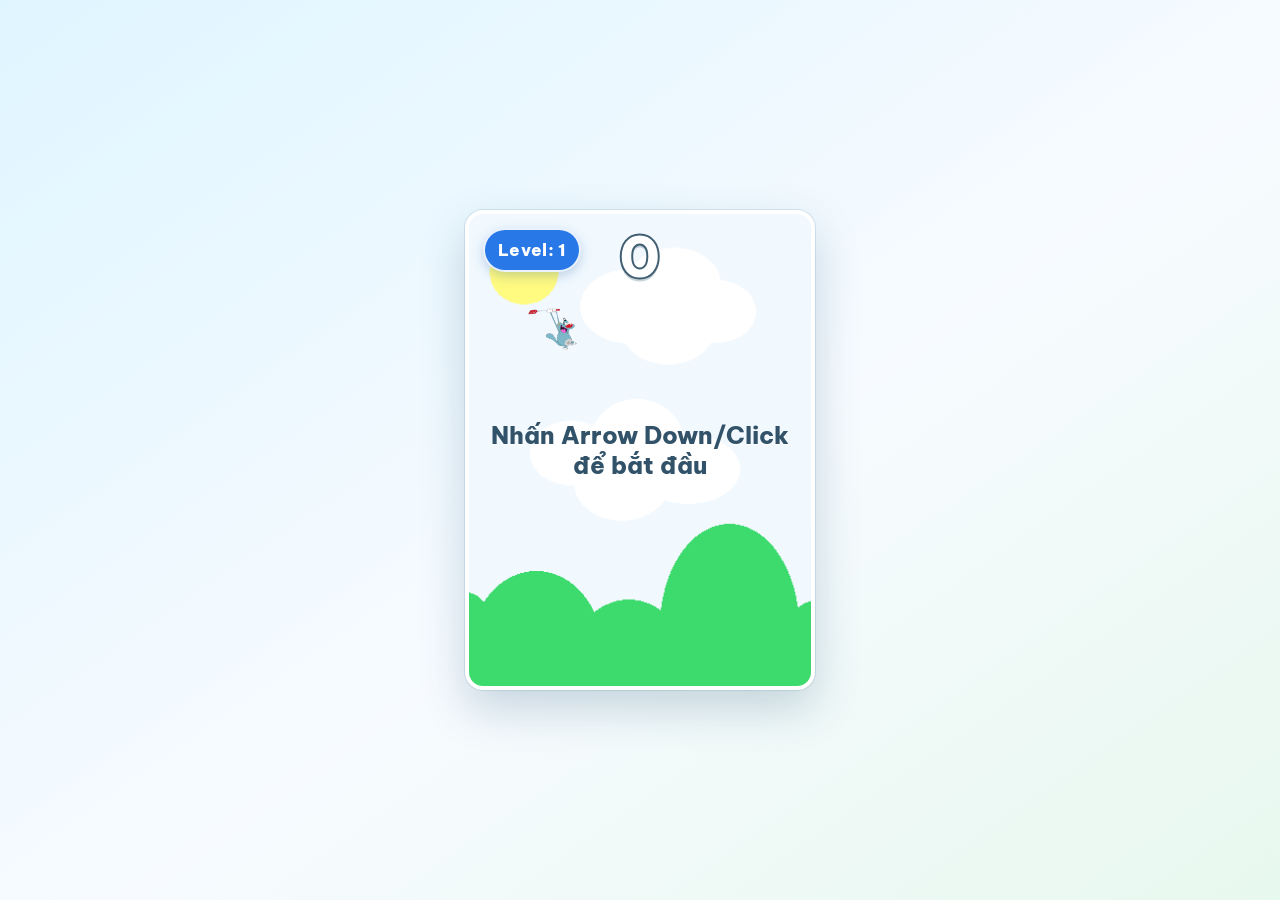
<file: flappybird/index.html>
﻿<!DOCTYPE html>
<html lang="vi">
<head>
    <meta charset="utf-8" />
    <meta name="viewport" content="width=device-width, initial-scale=1" />
    <title>Flappy Bird</title>
    <link rel="preconnect" href="https://fonts.googleapis.com" />
    <link rel="preconnect" href="https://fonts.gstatic.com" crossorigin />
    <link href="https://fonts.googleapis.com/css2?family=Be+Vietnam+Pro:wght@400;500;600;700;800;900&display=swap" rel="stylesheet" />
    <link href="css/style.css" rel="stylesheet" />
</head>
<body>
    <div id="container">
        <div id="bird"></div>
        <div id="pole_1" class="pole"></div>
        <div id="pole_2" class="pole"></div>
        <button id="play_btn" type="button">Nhấn Arrow Down/Click để bắt đầu</button>
        <span id="level">Level: 1</span>
        <span id="score">0</span>
        <div id="level_notice" aria-live="polite"></div>
        <section id="end_panel" aria-live="assertive" aria-labelledby="end_title" hidden>
            <div class="end_card">
                <h1 id="end_title">Game Over</h1>
                <p id="final_score">Điểm: 0</p>
                <p id="high_score">Kỷ lục: 0</p>
                <button id="restart_btn" type="button">Chơi lại</button>
            </div>
        </section>
    </div>
    <script src="js/jquery.min.js"></script>
    <script src="js/script.js"></script>
</body>
</html>
</file>
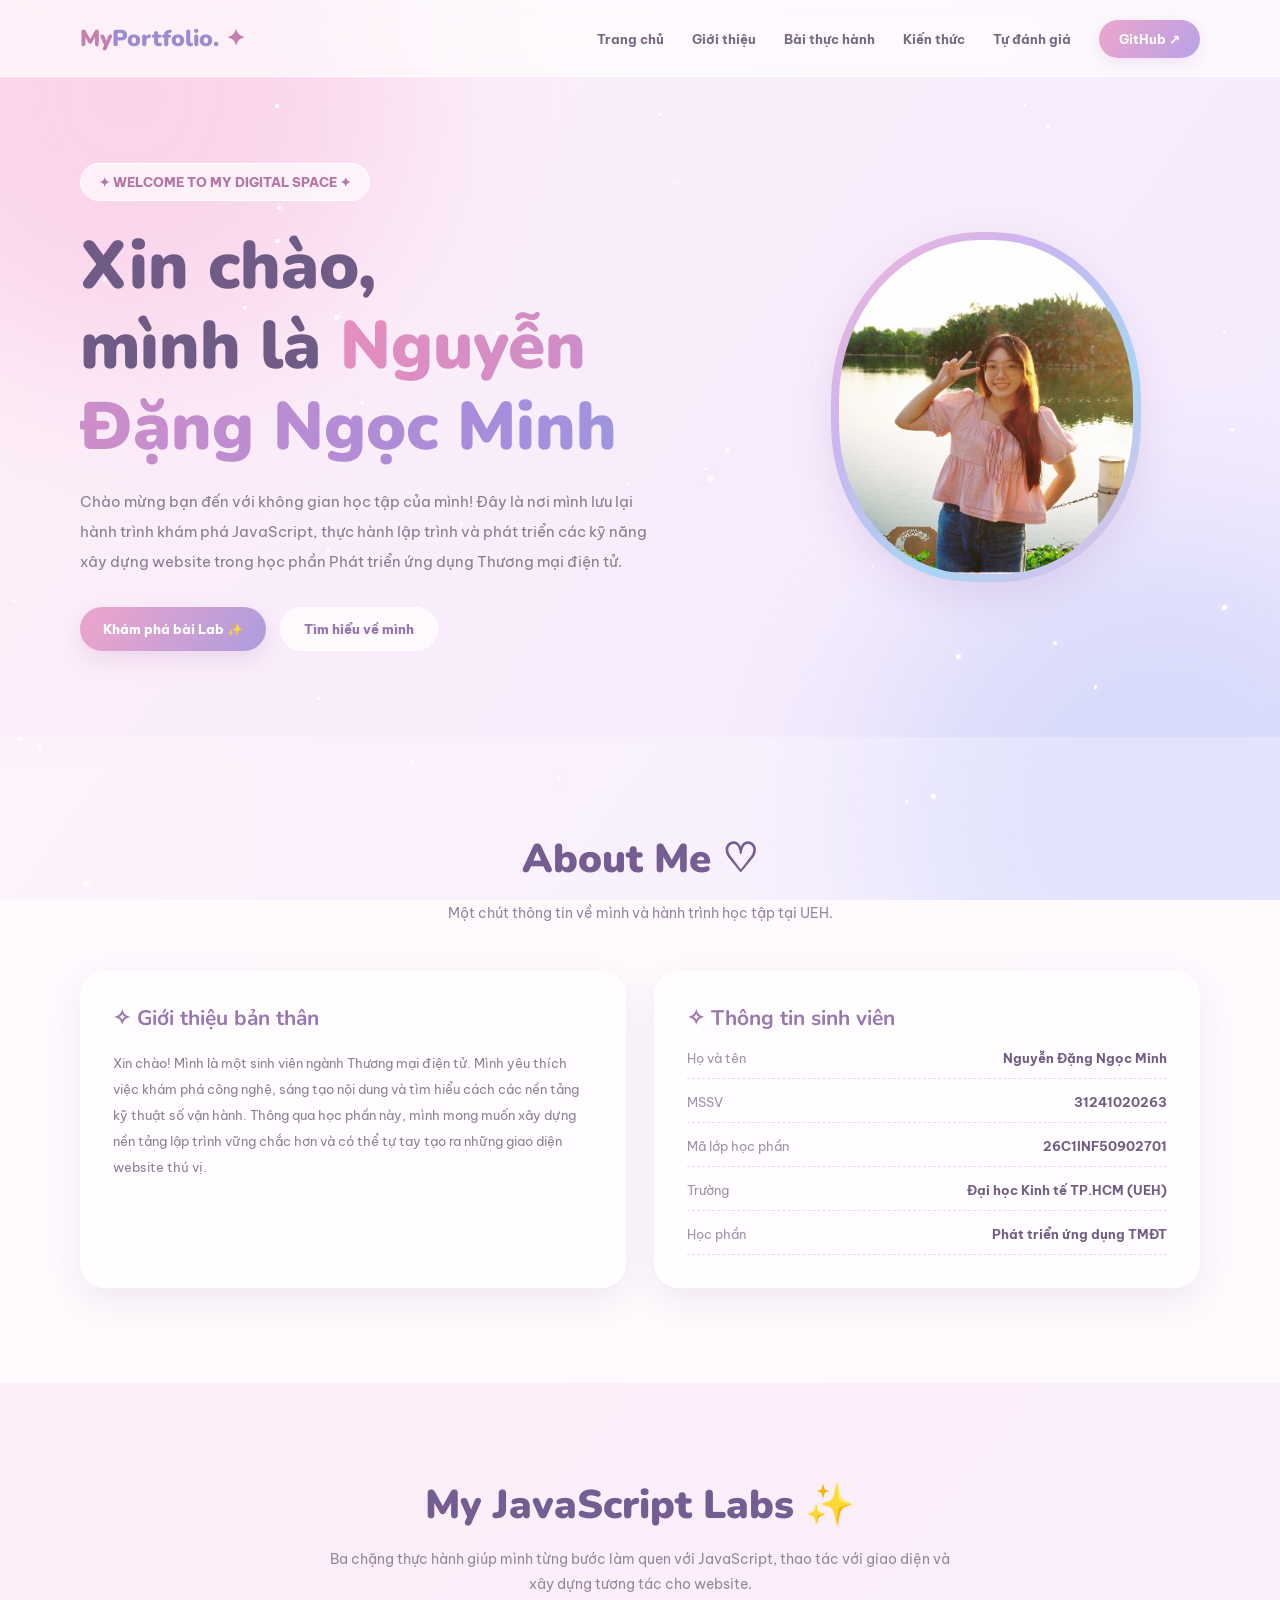
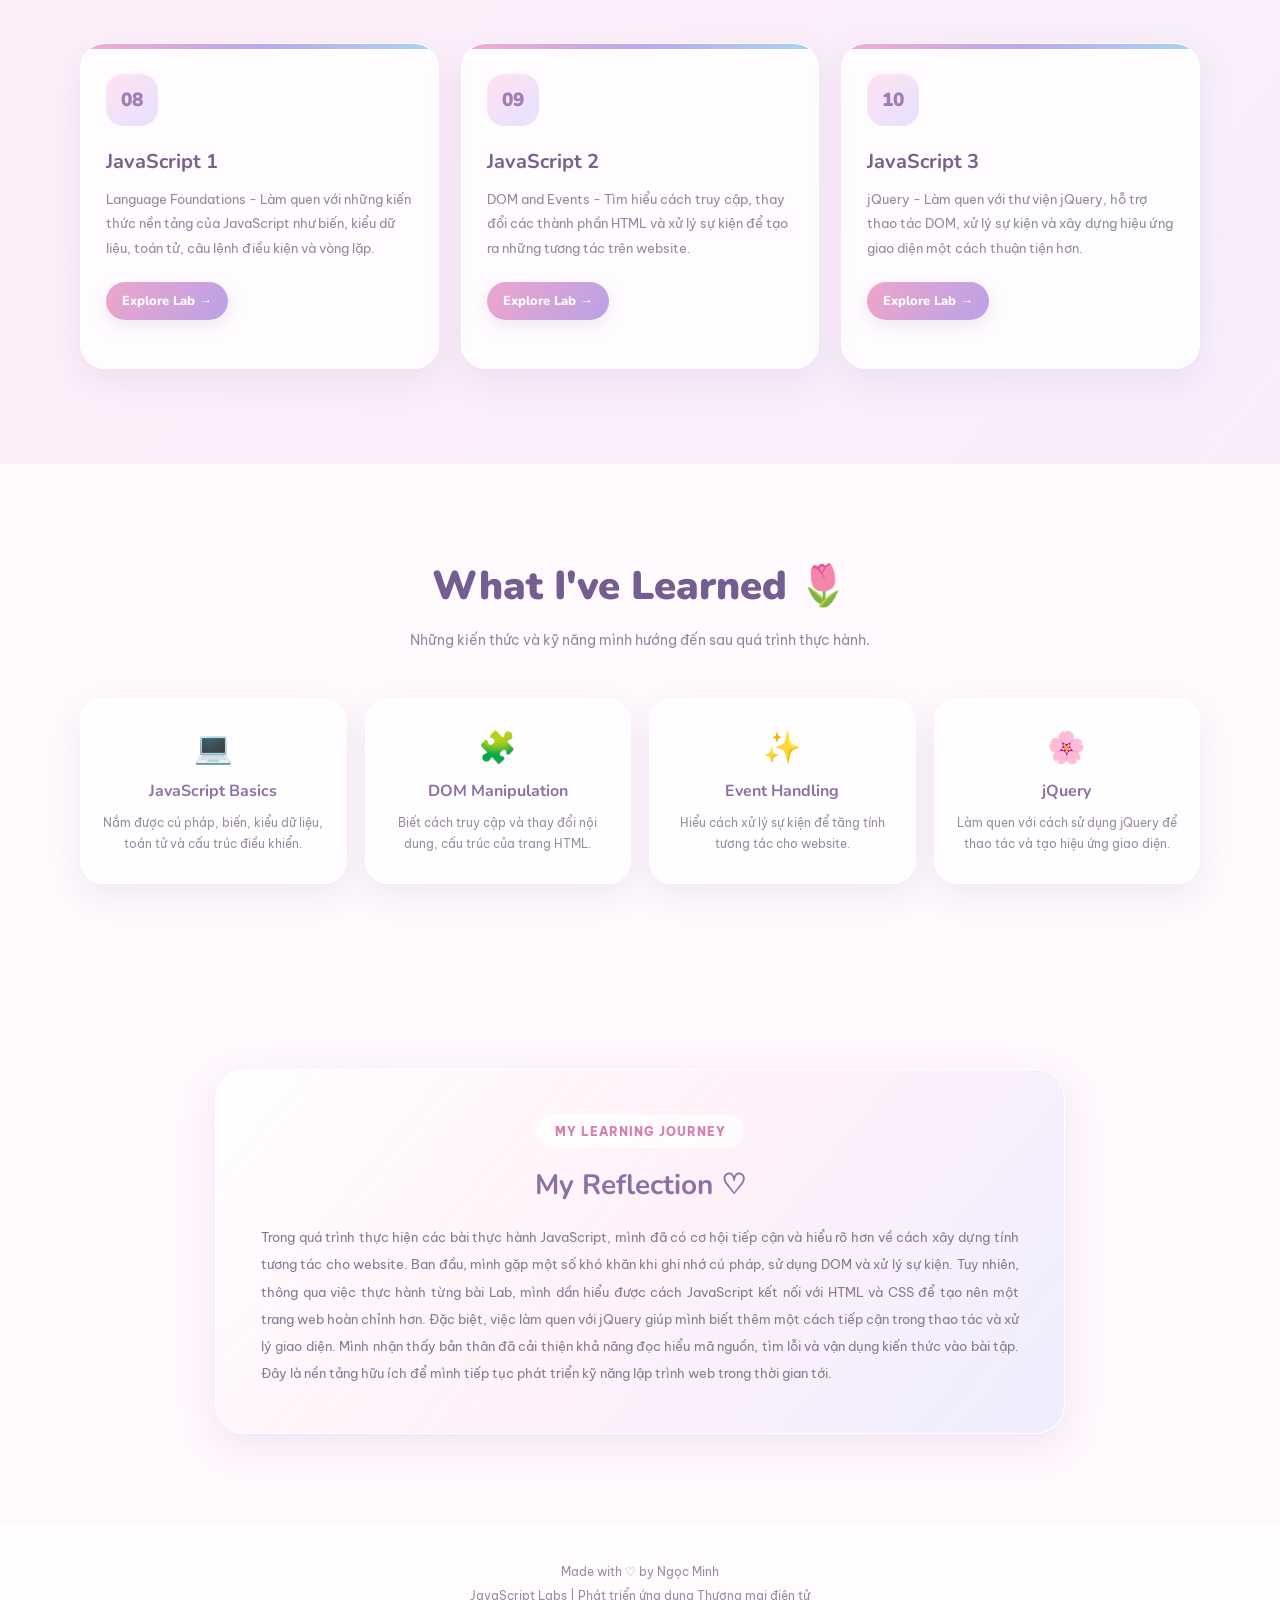
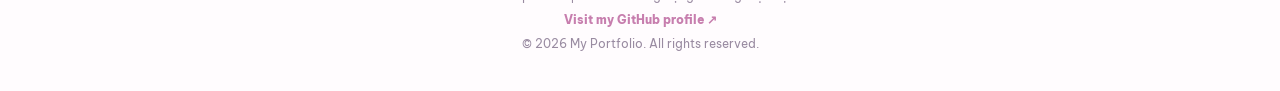
<file: JavaScript-Labs/index.html>
<!DOCTYPE html>
<html lang="vi">

<head>
    <meta charset="UTF-8">
    <meta name="viewport" content="width=device-width, initial-scale=1.0">
    <title>My Portfolio | JavaScript Labs</title>

    <link rel="preconnect" href="https://fonts.googleapis.com">
    <link rel="preconnect" href="https://fonts.gstatic.com" crossorigin>
    <link
        href="https://fonts.googleapis.com/css2?family=Be+Vietnam+Pro:wght@400;500;600;700;800&family=Nunito:wght@400;500;600;700;800;900&display=swap"
        rel="stylesheet">

    <style>
        :root {
            --pink: #f5a9cf;
            --pink-dark: #d77eaf;
            --pink-light: #fff0f8;
            --purple: #c9b4f3;
            --purple-dark: #9e86d5;
            --blue: #b9d9f8;
            --blue-light: #e7f3ff;
            --white: #ffffff;
            --text: #574968;
            --muted: #95869e;
            --border: rgba(255, 255, 255, 0.75);
            --shadow: 0 12px 35px rgba(143, 112, 174, 0.13);
        }

        * {
            margin: 0;
            padding: 0;
            box-sizing: border-box;
        }

        html {
            scroll-behavior: smooth;
            scroll-padding-top: 90px;
        }

        body {
            font-family: 'Be Vietnam Pro', sans-serif;
            color: var(--text);
            background: #fff8fd;
            overflow-x: hidden;
        }

        h1,
        h2,
        h3,
        h4,
        .logo,
        button {
            font-family: 'Nunito', sans-serif;
        }

        a {
            color: inherit;
            text-decoration: none;
        }

        a:hover,
        a:focus {
            text-decoration: none;
        }

        button {
            cursor: pointer;
            border: none;
        }

        .container {
            width: min(1120px, 90%);
            margin: auto;
        }

        .section {
            padding: 95px 0;
            position: relative;
        }

        .section-title {
            text-align: center;
            margin-bottom: 15px;
            font-size: clamp(28px, 4vw, 40px);
            font-weight: 900;
            color: #755c91;
        }

        .section-subtitle {
            text-align: center;
            color: var(--muted);
            font-size: 14px;
            line-height: 1.8;
            max-width: 620px;
            margin: 0 auto 45px;
        }

        .small-tag {
            display: inline-block;
            padding: 8px 17px;
            border-radius: 30px;
            background: rgba(255, 255, 255, 0.7);
            color: var(--pink-dark);
            font-size: 12px;
            font-weight: 800;
            letter-spacing: 1px;
            margin-bottom: 18px;
            border: 1px solid rgba(255, 255, 255, 0.9);
        }

        /* =========================
           GALAXY BACKGROUND
        ========================= */
        .galaxy-bg {
            position: fixed;
            inset: 0;
            z-index: -2;
            overflow: hidden;
            background: linear-gradient(125deg,
                    #fff0f8,
                    #f2eaff,
                    #e8f3ff,
                    #fce9f5,
                    #eee7ff);
            background-size: 400% 400%;
            animation: galaxyMove 18s ease infinite;
        }

        @keyframes galaxyMove {
            0% {
                background-position: 0% 50%;
            }

            50% {
                background-position: 100% 50%;
            }

            100% {
                background-position: 0% 50%;
            }
        }

        .galaxy-bg::before,
        .galaxy-bg::after {
            content: "";
            position: absolute;
            width: 550px;
            height: 550px;
            border-radius: 50%;
            filter: blur(90px);
            opacity: 0.48;
            animation: floatGlow 14s ease-in-out infinite alternate;
        }

        .galaxy-bg::before {
            background: #f7b8dc;
            top: -180px;
            left: -150px;
        }

        .galaxy-bg::after {
            background: #b9c9f7;
            bottom: -180px;
            right: -150px;
            animation-delay: -5s;
        }

        @keyframes floatGlow {
            from {
                transform: translate(0, 0) scale(1);
            }

            to {
                transform: translate(90px, 70px) scale(1.2);
            }
        }

        /* Stars */
        .stars {
            position: fixed;
            inset: 0;
            pointer-events: none;
            z-index: -1;
            overflow: hidden;
        }

        .star {
            position: absolute;
            width: 4px;
            height: 4px;
            background: white;
            border-radius: 50%;
            box-shadow: 0 0 10px white, 0 0 18px #e8b9f5;
            animation: twinkle 3s ease-in-out infinite alternate;
        }

        @keyframes twinkle {
            from {
                opacity: 0.2;
                transform: scale(0.7);
            }

            to {
                opacity: 1;
                transform: scale(1.4);
            }
        }

        /* =========================
           3. NAVIGATION
        ========================= */
        header {
            position: sticky;
            top: 0;
            z-index: 100;
            background: rgba(255, 255, 255, 0.65);
            backdrop-filter: blur(18px);
            border-bottom: 1px solid rgba(255, 255, 255, 0.8);
        }

        .navbar {
            min-height: 76px;
            display: flex;
            align-items: center;
            justify-content: space-between;
            gap: 25px;
        }

        .logo {
            font-size: 23px;
            font-weight: 900;
            color: #c77eae;
            white-space: nowrap;
        }

        .logo span {
            color: #9d8bd0;
        }

        .nav-links {
            display: flex;
            align-items: center;
            gap: 28px;
            list-style: none;
        }

        .nav-links a {
            font-size: 13px;
            font-weight: 700;
            color: #776781;
            transition: 0.3s;
        }

        .nav-links a:hover {
            color: var(--pink-dark);
        }

        .nav-button {
            padding: 11px 20px;
            border-radius: 30px;
            color: white !important;
            background: linear-gradient(120deg, #eda5cb, #b9a2e7);
            box-shadow: 0 5px 18px rgba(195, 137, 195, 0.2);
        }

        .menu-toggle {
            display: none;
            font-size: 25px;
            color: #a47db5;
            background: transparent;
        }

        /* =========================
           4. HERO
        ========================= */
        .hero {
            min-height: 660px;
            display: flex;
            align-items: center;
            position: relative;
            overflow: hidden;
        }

        .hero-grid {
            display: grid;
            grid-template-columns: 1.2fr 0.8fr;
            align-items: center;
            gap: 50px;
            padding: 75px 0;
        }

        .hero-label {
            display: inline-block;
            color: #b477a6;
            background: rgba(255, 255, 255, 0.65);
            padding: 10px 18px;
            border-radius: 30px;
            font-size: 13px;
            font-weight: 800;
            margin-bottom: 25px;
            border: 1px solid white;
        }

        .hero h1 {
            font-size: clamp(42px, 6vw, 67px);
            line-height: 1.2;
            font-weight: 900;
            color: #705b86;
            margin-bottom: 20px;
        }

        .gradient-text {
            background: linear-gradient(100deg,
                    #e58ebd,
                    #a78cdb,
                    #83b9e8,
                    #e58ebd);
            background-size: 250% auto;
            -webkit-background-clip: text;
            background-clip: text;
            color: transparent;
            animation: textGradient 6s ease infinite;
        }

        @keyframes textGradient {
            to {
                background-position: 250% center;
            }
        }

        .hero-description {
            max-width: 570px;
            font-size: 15px;
            line-height: 2;
            color: #897b93;
            margin-bottom: 30px;
        }

        .hero-buttons {
            display: flex;
            gap: 14px;
            flex-wrap: wrap;
        }

        .btn {
            display: inline-flex;
            align-items: center;
            justify-content: center;
            padding: 13px 23px;
            border-radius: 30px;
            font-size: 13px;
            font-weight: 800;
            transition: 0.3s;
        }

        .btn-primary {
            color: white;
            background: linear-gradient(120deg, #eea5ca, #ae9cde);
            box-shadow: 0 8px 22px rgba(191, 137, 191, 0.24);
        }

        .btn-secondary {
            color: #9875ac;
            background: rgba(255, 255, 255, 0.72);
            border: 1px solid white;
        }

        .btn:hover {
            transform: translateY(-4px);
            box-shadow: 0 12px 25px rgba(174, 139, 198, 0.22);
        }

        .hero-visual {
            display: flex;
            justify-content: center;
            align-items: center;
            position: relative;
        }

        .avatar-frame {
            width: 310px;
            height: 350px;
            padding: 8px;
            border-radius: 48% 48% 45% 45%;
            background: linear-gradient(135deg,
                    #f5b5d7,
                    #cbb5f1,
                    #a9d5f5,
                    #eab9e4);
            box-shadow: 0 15px 40px rgba(174, 137, 196, 0.22);
            transform: none;
            animation: none;
        }

        .avatar-inner {
            width: 100%;
            height: 100%;
            border-radius: inherit;
            overflow: hidden;
            background: linear-gradient(135deg, #ffe5f2, #e5e4ff);
            display: flex;
            align-items: center;
            justify-content: center;
            color: #a58ab8;
            text-align: center;
            font-size: 14px;
            font-weight: 700;
        }

        .avatar-inner img {
            width: 100%;
            height: 100%;
            object-fit: cover;
        }

        .note-one {
            top: 45px;
            right: -5px;
            transform: rotate(7deg);
        }

        .note-two {
            bottom: 40px;
            left: -20px;
            transform: rotate(-6deg);
        }

        /* =========================
           5. ABOUT
        ========================= */
        #about {
            background: rgba(255, 255, 255, 0.25);
        }

        .about-grid {
            display: grid;
            grid-template-columns: 1fr 1fr;
            gap: 28px;
        }

        .glass-card {
            padding: 32px;
            border-radius: 25px;
            background: rgba(255, 255, 255, 0.65);
            backdrop-filter: blur(15px);
            border: 1px solid rgba(255, 255, 255, 0.9);
            box-shadow: var(--shadow);
        }

        .glass-card h3 {
            color: #9a77b1;
            font-size: 21px;
            margin-bottom: 18px;
        }

        .glass-card p {
            color: #8d8096;
            font-size: 13px;
            line-height: 2;
        }

        .info-list {
            display: grid;
            gap: 15px;
        }

        .info-row {
            display: flex;
            justify-content: space-between;
            gap: 15px;
            padding-bottom: 12px;
            border-bottom: 1px dashed #ead8ed;
            font-size: 13px;
        }

        .info-row span:first-child {
            color: #a18fa8;
        }

        .info-row span:last-child {
            font-weight: 700;
            color: #715d83;
            text-align: right;
        }

        /* =========================
           6. LABS
        ========================= */
        #labs {
            background: linear-gradient(130deg,
                    rgba(255, 231, 245, 0.55),
                    rgba(235, 229, 255, 0.55),
                    rgba(225, 242, 255, 0.55));
            background-size: 300% 300%;
            animation: galaxyMove 20s ease infinite;
        }

        .lab-grid {
            display: grid;
            grid-template-columns: repeat(3, 1fr);
            gap: 22px;
        }

        .lab-card {
            position: relative;
            padding: 30px 25px;
            border-radius: 25px;
            background: rgba(255, 255, 255, 0.78);
            border: 1px solid white;
            box-shadow: var(--shadow);
            transition: 0.35s;
            overflow: hidden;
        }

        .lab-card::before {
            content: "";
            position: absolute;
            top: 0;
            left: 0;
            width: 100%;
            height: 5px;
            background: linear-gradient(90deg, #f3acd0, #bba8eb, #a9d5f1);
        }

        .lab-card:hover {
            transform: translateY(-9px);
            box-shadow: 0 18px 40px rgba(155, 123, 184, 0.2);
        }

        .lab-number {
            width: 52px;
            height: 52px;
            border-radius: 17px;
            display: grid;
            place-items: center;
            font-family: 'Nunito', sans-serif;
            font-size: 19px;
            font-weight: 900;
            color: #a17db4;
            background: linear-gradient(135deg, #ffe2f0, #e6e1ff);
            margin-bottom: 22px;
        }

        .lab-card h3 {
            color: #78618c;
            font-size: 20px;
            margin-bottom: 12px;
        }

        .lab-card p {
            color: #96879d;
            font-size: 13px;
            line-height: 1.9;
            min-height: 75px;
            margin-bottom: 20px;
        }

        .lab-link {
            display: block;
            color: #c77eae;
            font-size: 13px;
            font-weight: 800;
            transition: 0.3s;
        }

        .lab-explore {
            display: inline-flex;
            align-items: center;
            margin: 0 0 18px;
            padding: 10px 16px;
            border-radius: 22px;
            color: white;
            font-size: 13px;
            font-weight: 800;
            background: linear-gradient(120deg, #eda5cb, #b9a2e7);
            box-shadow: 0 5px 16px rgba(195, 137, 195, 0.2);
            transition: 0.3s;
        }

        .lab-explore:hover {
            transform: translateY(-2px);
            box-shadow: 0 8px 20px rgba(174, 139, 198, 0.25);
        }

        .lab-exercises {
            display: grid;
            grid-template-columns: repeat(2, minmax(0, 1fr));
            gap: 10px;
            margin-top: 2px;
        }

        .lab-exercises[hidden] {
            display: none;
        }

        .exercise-card {
            display: flex;
            align-items: center;
            justify-content: space-between;
            gap: 8px;
            padding: 12px 14px;
            border: 1px solid rgba(201, 180, 243, 0.45);
            border-radius: 14px;
            color: #866a9e;
            background: linear-gradient(135deg, rgba(255, 240, 248, 0.9), rgba(231, 243, 255, 0.9));
            font-size: 12px;
            font-weight: 800;
            transition: 0.25s;
        }

        .exercise-card:hover {
            transform: translateY(-2px);
            border-color: #d77eaf;
            box-shadow: 0 7px 16px rgba(143, 112, 174, 0.12);
        }

        .lab-link:hover {
            color: #9279ca;
            letter-spacing: 0.4px;
        }

        /* =========================
           7. LEARNING OUTCOMES
        ========================= */
        #learning {
            background: rgba(255, 255, 255, 0.25);
        }

        .learning-grid {
            display: grid;
            grid-template-columns: repeat(4, 1fr);
            gap: 18px;
        }

        .learning-card {
            text-align: center;
            padding: 28px 18px;
            border-radius: 23px;
            background: rgba(255, 255, 255, 0.72);
            border: 1px solid white;
            box-shadow: var(--shadow);
            transition: 0.3s;
        }

        .learning-card:hover {
            transform: translateY(-7px);
        }

        .learning-icon {
            font-size: 31px;
            margin-bottom: 14px;
        }

        .learning-card h3 {
            color: #8e70a6;
            font-size: 16px;
            margin-bottom: 10px;
        }

        .learning-card p {
            color: #998ca0;
            font-size: 12px;
            line-height: 1.8;
        }

        /* =========================
           8. REFLECTION
        ========================= */
        #reflection {
            padding: 90px 0;
        }

        .reflection-box {
            max-width: 850px;
            margin: auto;
            padding: 45px;
            border-radius: 30px;
            background: linear-gradient(130deg,
                    rgba(255, 255, 255, 0.88),
                    rgba(255, 239, 248, 0.8),
                    rgba(235, 235, 255, 0.85));
            border: 1px solid white;
            box-shadow: var(--shadow);
            text-align: center;
        }

        .reflection-box h2 {
            color: #8e70a6;
            font-size: 28px;
            margin-bottom: 20px;
        }

        .reflection-box p {
            color: #887a91;
            font-size: 13px;
            line-height: 2.1;
            text-align: justify;
        }

        /* =========================
           9. FOOTER
        ========================= */
        footer {
            padding: 35px 0;
            text-align: center;
            background: rgba(255, 255, 255, 0.55);
            border-top: 1px solid white;
        }

        footer p {
            color: #998ba1;
            font-size: 12px;
            line-height: 2;
        }

        footer a {
            color: #c77eae;
            font-weight: 800;
        }

        .back-top {
            position: fixed;
            right: 25px;
            bottom: 25px;
            width: 45px;
            height: 45px;
            border-radius: 50%;
            color: white;
            font-size: 20px;
            background: linear-gradient(135deg, #eea5ca, #a99ae2);
            box-shadow: 0 8px 20px rgba(170, 133, 194, 0.3);
            opacity: 0;
            visibility: hidden;
            transition: 0.3s;
            z-index: 90;
        }

        .back-top.show {
            opacity: 1;
            visibility: visible;
        }

        /* =========================
           10. RESPONSIVE
        ========================= */
        @media (max-width: 900px) {
            .hero-grid {
                grid-template-columns: 1fr 0.8fr;
                gap: 20px;
            }

            .avatar-frame {
                width: 250px;
                height: 290px;
            }

            .learning-grid {
                grid-template-columns: repeat(2, 1fr);
            }

            .nav-links {
                gap: 15px;
            }
        }

        @media (max-width: 700px) {
            .menu-toggle {
                display: block;
            }

            .nav-links {
                position: absolute;
                top: 76px;
                left: 0;
                width: 100%;
                padding: 25px;
                background: rgba(255, 255, 255, 0.96);
                backdrop-filter: blur(15px);
                display: none;
                flex-direction: column;
                gap: 22px;
                border-bottom: 1px solid white;
            }

            .nav-links.active {
                display: flex;
            }

            .hero {
                min-height: auto;
            }

            .hero-grid {
                grid-template-columns: 1fr;
                text-align: center;
                padding: 65px 0;
            }

            .hero-description {
                margin-left: auto;
                margin-right: auto;
            }

            .hero-buttons {
                justify-content: center;
            }

            .hero-visual {
                margin-top: 30px;
            }

            .avatar-frame {
                width: 240px;
                height: 280px;
            }

            .note-one {
                right: 0;
            }

            .note-two {
                left: 0;
            }

            .about-grid,
            .lab-grid {
                grid-template-columns: 1fr;
            }

            .lab-card p {
                min-height: auto;
            }

            .reflection-box {
                padding: 30px 22px;
            }

            .section {
                padding: 70px 0;
            }
        }

        @media (max-width: 420px) {
            .learning-grid {
                grid-template-columns: 1fr;
            }

            .info-row {
                flex-direction: column;
                gap: 5px;
            }

            .info-row span:last-child {
                text-align: left;
            }
        }

        @media (prefers-reduced-motion: reduce) {

            *,
            *::before,
            *::after {
                animation-duration: 0.01ms !important;
                animation-iteration-count: 1 !important;
                scroll-behavior: auto !important;
                transition-duration: 0.01ms !important;
            }
        }
    </style>
</head>

<body>

    <!-- Background galaxy -->
    <div class="galaxy-bg"></div>
    <div class="stars" id="stars"></div>

    <!-- NAVIGATION -->
    <header>
        <div class="container navbar">
            <a href="#home" class="logo">My<span>Portfolio.</span> ✦</a>

            <button class="menu-toggle" id="menuToggle" aria-label="Mở menu">☰</button>

            <ul class="nav-links" id="navLinks">
                <li><a href="#home">Trang chủ</a></li>
                <li><a href="#about">Giới thiệu</a></li>
                <li><a href="#labs">Bài thực hành</a></li>
                <li><a href="#learning">Kiến thức</a></li>
                <li><a href="#reflection">Tự đánh giá</a></li>
                <li><a href="https://github.com/nminh149/Tuan3" target="_blank" class="nav-button">GitHub ↗</a></li>
            </ul>
        </div>
    </header>

    <main>
        <!-- HERO -->
        <section class="hero" id="home">
            <div class="container hero-grid">

                <div class="hero-content">
                    <span class="hero-label">✦ WELCOME TO MY DIGITAL SPACE ✦</span>

                    <h1>
                        Xin chào,<br>
                        mình là <span class="gradient-text">Nguyễn Đặng Ngọc Minh</span>
                    </h1>

                    <p class="hero-description">
                        Chào mừng bạn đến với không gian học tập của mình!
                        Đây là nơi mình lưu lại hành trình khám phá JavaScript,
                        thực hành lập trình và phát triển các kỹ năng xây dựng
                        website trong học phần Phát triển ứng dụng Thương mại điện tử.
                    </p>

                    <div class="hero-buttons">
                        <a href="#labs" class="btn btn-primary">Khám phá bài Lab ✨</a>
                        <a href="#about" class="btn btn-secondary">Tìm hiểu về mình</a>
                    </div>
                </div>

                <div class="hero-visual">
                    <div class="avatar-frame">
                        <div class="avatar-inner">
                            <img src="./image/nminh.jpg" alt="Ảnh đại diện của tôi" </div>
                        </div>
                    </div>

                </div>
        </section>

        <!-- ABOUT -->
        <section class="section" id="about">
            <div class="container">
                <h2 class="section-title">About Me ♡</h2>
                <p class="section-subtitle">
                    Một chút thông tin về mình và hành trình học tập tại UEH.
                </p>

                <div class="about-grid">
                    <div class="glass-card">
                        <h3>✧ Giới thiệu bản thân</h3>
                        <p>
                            Xin chào! Mình là một sinh viên ngành Thương mại điện tử.
                            Mình yêu thích việc khám phá công nghệ, sáng tạo nội dung
                            và tìm hiểu cách các nền tảng kỹ thuật số vận hành.
                            Thông qua học phần này, mình mong muốn xây dựng nền tảng
                            lập trình vững chắc hơn và có thể tự tay tạo ra những
                            giao diện website thú vị.
                        </p>
                    </div>

                    <div class="glass-card">
                        <h3>✧ Thông tin sinh viên</h3>

                        <div class="info-list">
                            <div class="info-row">
                                <span>Họ và tên</span>
                                <span>Nguyễn Đặng Ngọc Minh</span>
                            </div>

                            <div class="info-row">
                                <span>MSSV</span>
                                <span>31241020263</span>
                            </div>

                            <div class="info-row">
                                <span>Mã lớp học phần</span>
                                <span>26C1INF50902701</span>
                            </div>

                            <div class="info-row">
                                <span>Trường</span>
                                <span>Đại học Kinh tế TP.HCM (UEH)</span>
                            </div>

                            <div class="info-row">
                                <span>Học phần</span>
                                <span>Phát triển ứng dụng TMĐT</span>
                            </div>
                        </div>
                    </div>
                </div>
            </div>
        </section>

        <!-- LABS -->
        <section class="section" id="labs">
            <div class="container">
                <h2 class="section-title">My JavaScript Labs ✨</h2>
                <p class="section-subtitle">
                    Ba chặng thực hành giúp mình từng bước làm quen với JavaScript,
                    thao tác với giao diện và xây dựng tương tác cho website.
                </p>

                <div class="lab-grid">

                    <div class="lab-card">
                        <div class="lab-number">08</div>
                        <h3>JavaScript 1</h3>
                        <p>
                            Language Foundations - Làm quen với những kiến thức
                            nền tảng của JavaScript như biến, kiểu dữ liệu,
                            toán tử, câu lệnh điều kiện và vòng lặp.
                        </p>
                        <button type="button" class="lab-explore" aria-expanded="false" aria-controls="lab08-exercises">Explore Lab &rarr;</button>
                        <div class="lab-exercises" id="lab08-exercises" hidden>
                            <a href="./Lab08/ch08-lab-start-master/lab08-walkthrough02.html" class="exercise-card" target="_blank" rel="noopener"><span>Exercise 02</span><span aria-hidden="true">&rarr;</span></a>
                            <a href="./Lab08/ch08-lab-start-master/lab08-walkthrough06.html" class="exercise-card" target="_blank" rel="noopener"><span>Exercise 06</span><span aria-hidden="true">&rarr;</span></a>
                            <a href="./Lab08/ch08-lab-start-master/lab08-walkthrough07.html" class="exercise-card" target="_blank" rel="noopener"><span>Exercise 07</span><span aria-hidden="true">&rarr;</span></a>
                            <a href="./Lab08/ch08-lab-start-master/lab08-walkthrough08.html" class="exercise-card" target="_blank" rel="noopener"><span>Exercise 08</span><span aria-hidden="true">&rarr;</span></a>
                            <a href="./Lab08/ch08-lab-start-master/lab08-walkthrough09.html" class="exercise-card" target="_blank" rel="noopener"><span>Exercise 09</span><span aria-hidden="true">&rarr;</span></a>
                            <a href="./Lab08/ch08-lab-start-master/lab08-walkthrough10.html" class="exercise-card" target="_blank" rel="noopener"><span>Exercise 10</span><span aria-hidden="true">&rarr;</span></a>
                            <a href="./Lab08/ch08-lab-start-master/lab08-walkthrough11.html" class="exercise-card" target="_blank" rel="noopener"><span>Exercise 11</span><span aria-hidden="true">&rarr;</span></a>
                        </div>
                    </div>

                    <div class="lab-card">
                        <div class="lab-number">09</div>
                        <h3>JavaScript 2</h3>
                        <p>
                            DOM and Events - Tìm hiểu cách truy cập, thay đổi
                            các thành phần HTML và xử lý sự kiện để tạo ra
                            những tương tác trên website.
                        </p>
                        <button type="button" class="lab-explore" aria-expanded="false" aria-controls="lab09-exercises">Explore Lab &rarr;</button>
                        <div class="lab-exercises" id="lab09-exercises" hidden>
                            <a href="./Lab09/ch09-lab-start-master/lab09-walkthrough01.html" class="exercise-card" target="_blank" rel="noopener"><span>Exercise 01</span><span aria-hidden="true">&rarr;</span></a>
                            <a href="./Lab09/ch09-lab-start-master/lab09-walkthrough02.html" class="exercise-card" target="_blank" rel="noopener"><span>Exercise 02</span><span aria-hidden="true">&rarr;</span></a>
                            <a href="./Lab09/ch09-lab-start-master/lab09-walkthrough03.html" class="exercise-card" target="_blank" rel="noopener"><span>Exercise 03</span><span aria-hidden="true">&rarr;</span></a>
                            <a href="./Lab09/ch09-lab-start-master/lab09-walkthrough04.html" class="exercise-card" target="_blank" rel="noopener"><span>Exercise 04</span><span aria-hidden="true">&rarr;</span></a>
                            <a href="./Lab09/ch09-lab-start-master/lab09-walkthrough05.html" class="exercise-card" target="_blank" rel="noopener"><span>Exercise 05</span><span aria-hidden="true">&rarr;</span></a>
                            <a href="./Lab09/ch09-lab-start-master/lab09-walkthrough07.html" class="exercise-card" target="_blank" rel="noopener"><span>Exercise 07</span><span aria-hidden="true">&rarr;</span></a>
                            <a href="./Lab09/ch09-lab-start-master/lab09-walkthrough08.html" class="exercise-card" target="_blank" rel="noopener"><span>Exercise 08</span><span aria-hidden="true">&rarr;</span></a>
                        </div>
                    </div>

                    <div class="lab-card">
                        <div class="lab-number">10</div>
                        <h3>JavaScript 3</h3>
                        <p>
                            jQuery - Làm quen với thư viện jQuery, hỗ trợ
                            thao tác DOM, xử lý sự kiện và xây dựng hiệu ứng
                            giao diện một cách thuận tiện hơn.
                        </p>
                        <button type="button" class="lab-explore" aria-expanded="false" aria-controls="lab10-exercises">Explore Lab &rarr;</button>
                        <div class="lab-exercises" id="lab10-exercises" hidden>
                            <a href="./Lab10/ch10-lab-start-master/lab10-walkthrough01.html" class="exercise-card" target="_blank" rel="noopener"><span>Exercise 01</span><span aria-hidden="true">&rarr;</span></a>
                            <a href="./Lab10/ch10-lab-start-master/lab10-walkthrough03.html" class="exercise-card" target="_blank" rel="noopener"><span>Exercise 03</span><span aria-hidden="true">&rarr;</span></a>
                            <a href="./Lab10/ch10-lab-start-master/lab10-walkthrough04.html" class="exercise-card" target="_blank" rel="noopener"><span>Exercise 04</span><span aria-hidden="true">&rarr;</span></a>
                            <a href="./Lab10/ch10-lab-start-master/lab10-walkthrough05.html" class="exercise-card" target="_blank" rel="noopener"><span>Exercise 05</span><span aria-hidden="true">&rarr;</span></a>
                            <a href="./Lab10/ch10-lab-start-master/lab10-walkthrough06.html" class="exercise-card" target="_blank" rel="noopener"><span>Exercise 06</span><span aria-hidden="true">&rarr;</span></a>
                            <a href="./Lab10/ch10-lab-start-master/lab10-walkthrough07.html" class="exercise-card" target="_blank" rel="noopener"><span>Exercise 07</span><span aria-hidden="true">&rarr;</span></a>
                            <a href="./Lab10/ch10-lab-start-master/lab10-walkthrough08.html" class="exercise-card" target="_blank" rel="noopener"><span>Exercise 08</span><span aria-hidden="true">&rarr;</span></a>
                            <a href="./Lab10/ch10-lab-start-master/lab10-walkthrough09.html" class="exercise-card" target="_blank" rel="noopener"><span>Exercise 09</span><span aria-hidden="true">&rarr;</span></a>
                            <a href="./Lab10/ch10-lab-start-master/lab10-walkthrough10.html" class="exercise-card" target="_blank" rel="noopener"><span>Exercise 10</span><span aria-hidden="true">&rarr;</span></a>
                        </div>
                    </div>

                </div>
            </div>
        </section>

        <!-- LEARNING OUTCOMES -->
        <section class="section" id="learning">
            <div class="container">
                <h2 class="section-title">What I've Learned 🌷</h2>
                <p class="section-subtitle">
                    Những kiến thức và kỹ năng mình hướng đến sau quá trình thực hành.
                </p>

                <div class="learning-grid">

                    <div class="learning-card">
                        <div class="learning-icon">💻</div>
                        <h3>JavaScript Basics</h3>
                        <p>Nắm được cú pháp, biến, kiểu dữ liệu, toán tử và cấu trúc điều khiển.</p>
                    </div>

                    <div class="learning-card">
                        <div class="learning-icon">🧩</div>
                        <h3>DOM Manipulation</h3>
                        <p>Biết cách truy cập và thay đổi nội dung, cấu trúc của trang HTML.</p>
                    </div>

                    <div class="learning-card">
                        <div class="learning-icon">✨</div>
                        <h3>Event Handling</h3>
                        <p>Hiểu cách xử lý sự kiện để tăng tính tương tác cho website.</p>
                    </div>

                    <div class="learning-card">
                        <div class="learning-icon">🌸</div>
                        <h3>jQuery</h3>
                        <p>Làm quen với cách sử dụng jQuery để thao tác và tạo hiệu ứng giao diện.</p>
                    </div>

                </div>
            </div>
        </section>

        <!-- REFLECTION -->
        <section class="section" id="reflection">
            <div class="container">
                <div class="reflection-box">
                    <span class="small-tag">MY LEARNING JOURNEY</span>
                    <h2>My Reflection ♡</h2>

                    <p>
                        Trong quá trình thực hiện các bài thực hành JavaScript,
                        mình đã có cơ hội tiếp cận và hiểu rõ hơn về cách xây dựng
                        tính tương tác cho website. Ban đầu, mình gặp một số khó khăn
                        khi ghi nhớ cú pháp, sử dụng DOM và xử lý sự kiện. Tuy nhiên,
                        thông qua việc thực hành từng bài Lab, mình dần hiểu được
                        cách JavaScript kết nối với HTML và CSS để tạo nên một trang
                        web hoàn chỉnh hơn. Đặc biệt, việc làm quen với jQuery giúp
                        mình biết thêm một cách tiếp cận trong thao tác và xử lý
                        giao diện. Mình nhận thấy bản thân đã cải thiện khả năng
                        đọc hiểu mã nguồn, tìm lỗi và vận dụng kiến thức vào bài tập.
                        Đây là nền tảng hữu ích để mình tiếp tục phát triển kỹ năng
                        lập trình web trong thời gian tới.
                    </p>
                </div>
            </div>
        </section>
    </main>

    <!-- FOOTER -->
    <footer>
        <div class="container">
            <p>Made with ♡ by Ngọc Minh</p>
            <p>JavaScript Labs | Phát triển ứng dụng Thương mại điện tử</p>
            <p>
                <a href="https://github.com/nminh149/Tuan3" target="_blank">
                    Visit my GitHub profile ↗
                </a>
            </p>
            <p>© <span id="year"></span> My Portfolio. All rights reserved.</p>
        </div>
    </footer>

    <button class="back-top" id="backTop" aria-label="Lên đầu trang">↑</button>

    <script>
        // Tạo các ngôi sao trang trí
        const starsContainer = document.getElementById("stars");

        for (let i = 0; i < 45; i++) {
            const star = document.createElement("span");
            star.className = "star";

            star.style.left = Math.random() * 100 + "%";
            star.style.top = Math.random() * 100 + "%";
            star.style.animationDelay = Math.random() * 4 + "s";
            star.style.animationDuration = (2 + Math.random() * 4) + "s";

            const size = 2 + Math.random() * 3;
            star.style.width = size + "px";
            star.style.height = size + "px";

            starsContainer.appendChild(star);
        }

        // Menu trên thiết bị di động
        const menuToggle = document.getElementById("menuToggle");
        const navLinks = document.getElementById("navLinks");

        menuToggle.addEventListener("click", function () {
            navLinks.classList.toggle("active");
            menuToggle.textContent = navLinks.classList.contains("active") ? "✕" : "☰";
        });

        // Đóng menu sau khi chọn mục
        document.querySelectorAll(".nav-links a").forEach(link => {
            link.addEventListener("click", function () {
                navLinks.classList.remove("active");
                menuToggle.textContent = "☰";
            });
        });

        // Nút quay lại đầu trang
        const backTop = document.getElementById("backTop");

        window.addEventListener("scroll", function () {
            if (window.scrollY > 400) {
                backTop.classList.add("show");
            } else {
                backTop.classList.remove("show");
            }
        });

        backTop.addEventListener("click", function () {
            window.scrollTo({
                top: 0,
                behavior: "smooth"
            });
        });

        document.querySelectorAll(".lab-explore").forEach(button => {
            button.addEventListener("click", function () {
                const exercises = document.getElementById(button.getAttribute("aria-controls"));
                const isExpanded = button.getAttribute("aria-expanded") === "true";
                button.setAttribute("aria-expanded", String(!isExpanded));
                exercises.hidden = isExpanded;
            });
        });
        // Tự động cập nhật năm
        document.getElementById("year").textContent = new Date().getFullYear();
    </script>

</body>

</html>
</file>
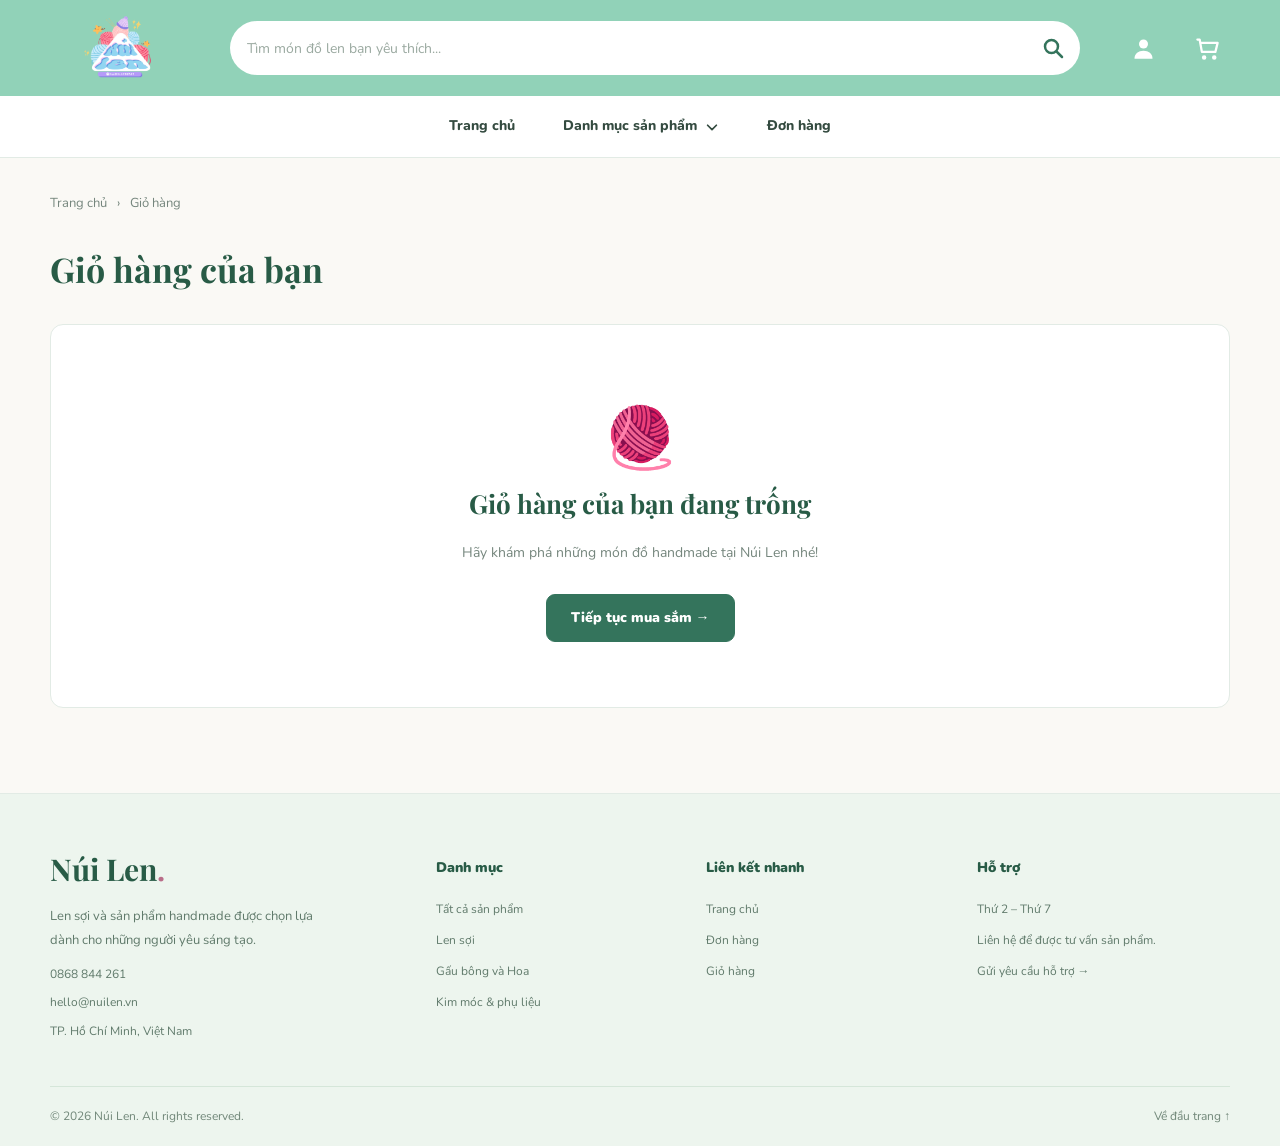
<file: NuiLen/ecommerce-cart.html>
<!DOCTYPE html>
<html lang="vi">

<head>
    <meta charset="UTF-8">
    <meta name="viewport" content="width=device-width, initial-scale=1">
    <title>Giỏ hàng | Núi Len</title>

    <link
        href="https://fonts.googleapis.com/css2?family=Nunito:wght@400;500;600;700;800;900&family=Playfair+Display:wght@600;700&display=swap"
        rel="stylesheet">
    <link rel="stylesheet" href="css/style.css">
    <script src="js/data.js"></script>
    <script src="js/main.js"></script>
</head>

<body id="top">
    <header class="site-header">
        <div class="container header-inner">
            <a class="brand-logo" href="ecommerce.html">
                <img src="images/Nuilenlogo.png" alt="Núi Len">
            </a>

            <form class="search-form" id="cart-search">
                <input id="cart-search-input" type="search" placeholder="Tìm món đồ len bạn yêu thích...">
                <button type="submit" aria-label="Tìm kiếm">
                    <svg viewBox="0 0 24 24">
                        <circle cx="10.5" cy="10.5" r="6.5" />
                        <path d="m16 16 5 5" />
                    </svg>
                </button>
            </form>

            <div class="header-actions">
                <a href="ecommerce-status.html" class="header-icon" aria-label="Đơn hàng" title="Đơn hàng">
                    <svg viewBox="0 0 24 24">
                        <circle cx="12" cy="8" r="4" />
                        <path d="M4 21c0-4.5 3.5-7 8-7s8 2.5 8 7" />
                    </svg>
                </a>
                <a href="ecommerce-cart.html" class="header-icon" aria-label="Giỏ hàng">
                    <svg viewBox="0 0 24 24">
                        <path d="M3 4h2l2 11h12l2-8H6" />
                        <circle cx="9" cy="20" r="1" />
                        <circle cx="18" cy="20" r="1" />
                    </svg>
                    <span id="cart-count" class="cart-count" hidden>0</span>
                </a>
            </div>
        </div>
    </header>

    <nav class="main-navigation" aria-label="Điều hướng chính">
        <div class="container">
            <button class="nav-toggle" type="button" aria-label="Mở menu" aria-expanded="false" aria-controls="site-navigation-links">
                <span></span><span></span><span></span>
            </button>
            <ul class="nav-list" id="site-navigation-links">
                <li><a class="nav-link" href="ecommerce.html">Trang ch&#7911;</a></li>
                <li class="nav-dropdown">
                    <a class="nav-link" href="ecommerce.html#products">Danh m&#7909;c s&#7843;n ph&#7849;m <span class="caret"><svg class="chevron-icon" viewBox="0 0 16 16" aria-hidden="true"><path d="m3 6 5 5 5-5" /></svg></span></a>
                    <ul class="dropdown-menu">
                        <li><a href="ecommerce.html#products">T&#7845;t c&#7843; s&#7843;n ph&#7849;m</a></li>
                        <li><a href="ecommerce.html?category=yarn#products">Len s&#7907;i</a></li>
                        <li><a href="ecommerce.html?category=amigurumi#products">G&#7845;u b&#244;ng v&#224; Hoa</a></li>
                        <li><a href="ecommerce.html?category=keychain#products">M&#243;c kh&#243;a len</a></li>
                        <li><a href="ecommerce.html?category=bag#products">T&#250;i &amp; ph&#7909; ki&#7879;n</a></li>
                        <li><a href="ecommerce.html?category=materials#products">Kim m&#243;c &amp; ph&#7909; li&#7879;u</a></li>
                    </ul>
                </li>
                <li><a class="nav-link" href="ecommerce-status.html">&#272;&#417;n h&#224;ng</a></li>
            </ul>
        </div>
    </nav>

    <main class="cart-page">
        <div class="container">

            <div class="breadcrumb-custom">
                <a href="ecommerce.html">Trang chủ</a>
                <span>›</span>
                <span>Giỏ hàng</span>
            </div>

            <div class="cart-page-heading">
                <h1>Giỏ hàng của bạn</h1>
            </div>

            <div id="cart-empty" class="cart-empty-state" hidden>
                <div class="empty-icon">🧶</div>
                <h2>Giỏ hàng của bạn đang trống</h2>
                <p>Hãy khám phá những món đồ handmade tại Núi Len nhé!</p>
                <a href="ecommerce.html#products" class="btn-green">
                    Tiếp tục mua sắm →
                </a>
            </div>

            <div id="cart-layout" class="cart-layout">

                <!-- DANH SÁCH SẢN PHẨM -->
                <section class="cart-products">
                    <div class="cart-table-heading">
                        <h2>Sản phẩm trong giỏ</h2>
                        <span id="cart-item-count">0 sản phẩm</span>
                    </div>

                    <div id="cart-items" class="cart-items-list"></div>

                    <div class="cart-bottom-actions">
                        <a href="ecommerce.html#products">← Tiếp tục mua sắm</a>
                        <button type="button" id="clear-cart">Xóa tất cả</button>
                    </div>
                </section>

                <!-- TỔNG ĐƠN -->
                <aside class="cart-summary">
                    <h2>Tóm tắt đơn hàng</h2>

                    <div class="summary-row">
                        <span>Tạm tính</span>
                        <strong id="subtotal">0đ</strong>
                    </div>

                    <div class="summary-row">
                        <span>Phí vận chuyển</span>
                        <strong id="shipping">0đ</strong>
                    </div>

                    <div class="summary-divider"></div>

                    <div class="summary-row summary-total">
                        <span>Tổng cộng</span>
                        <strong id="grand-total">0đ</strong>
                    </div>

                    <p class="summary-note">
                        Đây là website demo phục vụ bài thực hành.
                        Chưa kết nối cổng thanh toán thực tế.
                    </p>

                    <button class="btn-green checkout-button" id="checkout">
                        Tiến hành đặt hàng →
                    </button>

                    <div class="summary-benefits">
                        <p>✓ Sản phẩm handmade</p>
                        <p>✓ Hỗ trợ tư vấn khách hàng</p>
                        <p>✓ Kiểm tra đơn hàng trước khi xác nhận</p>
                    </div>
                </aside>

            </div>

            <!-- FORM ĐẶT HÀNG DEMO -->
            <section id="checkout-section" class="checkout-section" hidden>
                <h2>Thông tin đặt hàng</h2>
                <p>Vui lòng nhập thông tin để tạo đơn hàng demo.</p>

                <form id="checkout-form" class="checkout-form">
                    <div class="form-grid">
                        <div class="form-field">
                            <label for="customer-name">Họ và tên *</label>
                            <input id="customer-name" required maxlength="100" placeholder="Nguyễn Văn A">
                        </div>

                        <div class="form-field">
                            <label for="customer-phone">Số điện thoại *</label>
                            <input id="customer-phone" type="tel" required pattern="[0-9]{10,11}"
                                placeholder="0912345678">
                        </div>
                    </div>

                    <div class="form-field">
                        <label for="customer-address">Địa chỉ nhận hàng *</label>
                        <input id="customer-address" required maxlength="250"
                            placeholder="Số nhà, đường, phường, quận, thành phố">
                    </div>

                    <div class="form-field">
                        <label for="customer-note">Ghi chú</label>
                        <textarea id="customer-note" rows="3" maxlength="500"
                            placeholder="Ghi chú cho đơn hàng..."></textarea>
                    </div>

                    <button type="submit" class="btn-green">
                        Xác nhận đơn hàng
                    </button>
                </form>
            </section>

            <section id="order-success" class="order-success" hidden>
                <div class="success-icon">✓</div>
                <h2>Đặt hàng demo thành công!</h2>
                <p id="order-message"></p>
                <a href="ecommerce-status.html" id="order-lookup-link" class="btn-green">Xem đơn hàng</a>
                <a href="ecommerce.html" class="btn-green">Về trang chủ</a>
            </section>

        </div>
    </main>

    <footer class="site-footer">
        <div class="container">
            <div class="footer-main">
                <div class="footer-brand">
                    <a class="footer-logo" href="ecommerce.html">Núi Len<span>.</span></a>
                    <p>Len sợi và sản phẩm handmade được chọn lựa dành cho những người yêu sáng tạo.</p>
                    <div class="footer-contact">
                        <a href="tel:0868844261">0868 844 261</a>
                        <a href="mailto:hello@nuilen.vn">hello@nuilen.vn</a>
                        <span>TP. Hồ Chí Minh, Việt Nam</span>
                    </div>
                </div>

                <div class="footer-column">
                    <h3>Danh mục</h3>
                    <a href="ecommerce.html#products">Tất cả sản phẩm</a>
                    <a href="ecommerce.html?category=yarn#products">Len sợi</a>
                    <a href="ecommerce.html?category=amigurumi#products">Gấu bông và Hoa</a>
                    <a href="ecommerce.html?category=materials#products">Kim móc &amp; phụ liệu</a>
                </div>

                <div class="footer-column">
                    <h3>Liên kết nhanh</h3>
                    <a href="ecommerce.html">Trang chủ</a>
                    <a href="ecommerce-status.html">Đơn hàng</a>
                    <a href="ecommerce-cart.html">Giỏ hàng</a>
                </div>

                <div class="footer-column">
                    <h3>Hỗ trợ</h3>
                    <p>Thứ 2 – Thứ 7</p>
                    <p>Liên hệ để được tư vấn sản phẩm.</p>
                    <a href="mailto:hello@nuilen.vn">Gửi yêu cầu hỗ trợ →</a>
                </div>
            </div>

            <div class="footer-bottom">
                <span>© 2026 Núi Len. All rights reserved.</span>
                <a href="#top">Về đầu trang ↑</a>
            </div>
        </div>
    </footer>

    <div id="toast" class="toast" role="status"></div>

    <script>
        "use strict";

        const store = window.NuiLen;
        const money = store.formatPrice;
        let cart = store.getCart();

        function saveCart() {
            store.saveCart(cart);
            renderCart();
        }

        const showToast = store.showToast;
        const stockFor = name => {
            const item = cart.get(name);
            const product = store.getProduct(item?.id || name);
            return product ? Math.max(0, Number(product.stock) || 0) : 0;
        };
        function renderCart() {
            const container = document.getElementById("cart-items");
            const empty = document.getElementById("cart-empty");
            const layout = document.getElementById("cart-layout");

            const count = [...cart.values()].reduce(
                (sum, item) => sum + Number(item.quantity || 0), 0
            );

            const badge = document.getElementById("cart-count");
            badge.textContent = count;
            badge.hidden = count === 0;

            document.getElementById("cart-item-count").textContent =
                count + " sản phẩm";

            if (!cart.size) {
                empty.hidden = false;
                layout.hidden = true;
                document.getElementById("checkout-section").hidden = true;
                container.replaceChildren();
                return;
            }

            empty.hidden = true;
            layout.hidden = false;
            container.replaceChildren();

            let subtotal = 0;

            cart.forEach((item, name) => {
                const product = store.getProduct(item.id) || store.getProduct(name);
                const price = Number(item.price ?? product?.price) || 0;
                const qty = Number(item.quantity) || 0;
                subtotal += price * qty;

                const row = document.createElement("article");
                row.className = "cart-product-row";

                const imageLink = document.createElement("a");
                imageLink.className = "cart-product-image";
                imageLink.href = item.id
                    ? "ecommerce-detail.html?id=" + encodeURIComponent(item.id)
                    : "ecommerce.html#products";

                const img = document.createElement("img");
                img.src = product?.image || item.image || "images/banner1.webp";
                img.alt = name;
                imageLink.appendChild(img);

                const info = document.createElement("div");
                info.className = "cart-product-info";

                const title = document.createElement("h3");
                title.textContent = (product?.name || name) + (item.variant ? " — " + item.variant : "");

                const unitPrice = document.createElement("p");
                unitPrice.textContent = money(price);

                const quantityControl = document.createElement("div");
                quantityControl.className = "quantity-control";

                const minus = document.createElement("button");
                minus.type = "button";
                minus.textContent = "−";
                minus.setAttribute("aria-label", "Giảm số lượng " + name);
                minus.onclick = () => changeQuantity(name, -1);

                const quantityInput = document.createElement("input");
                quantityInput.type = "number";
                quantityInput.min = "1";
                quantityInput.max = String(stockFor(name));
                quantityInput.value = qty;
                quantityInput.setAttribute("aria-label", "Số lượng " + name);
                quantityInput.onchange = () => {
                    const newQty = Number(quantityInput.value);
                    if (!Number.isInteger(newQty) || newQty < 1 ||
                        newQty > stockFor(name)) {
                        showToast("Số lượng không hợp lệ.");
                        renderCart();
                        return;
                    }
                    item.quantity = newQty;
                    cart.set(name, item);
                    saveCart();
                };

                const plus = document.createElement("button");
                plus.type = "button";
                plus.textContent = "+";
                plus.setAttribute("aria-label", "Tăng số lượng " + name);
                plus.onclick = () => changeQuantity(name, 1);

                quantityControl.append(minus, quantityInput, plus);
                info.append(title, unitPrice, quantityControl);

                const right = document.createElement("div");
                right.className = "cart-product-right";

                const total = document.createElement("strong");
                total.textContent = money(price * qty);

                const remove = document.createElement("button");
                remove.type = "button";
                remove.className = "remove-product";
                remove.textContent = "Xóa";
                remove.onclick = () => {
                    cart.delete(name);
                    saveCart();
                    showToast("Đã xóa sản phẩm.");
                };

                right.append(total, remove);
                row.append(imageLink, info, right);
                container.appendChild(row);
            });

            document.getElementById("subtotal").textContent = money(subtotal);
            document.getElementById("shipping").textContent = "0đ";
            document.getElementById("grand-total").textContent = money(subtotal);
        }

        function changeQuantity(name, change) {
            const item = cart.get(name);
            if (!item) return;

            const next = Number(item.quantity) + change;

            if (next < 1) {
                cart.delete(name);
            } else if (next > stockFor(name)) {
                showToast("Không đủ số lượng tồn kho.");
                return;
            } else {
                item.quantity = next;
                cart.set(name, item);
            }

            saveCart();
        }

        document.getElementById("clear-cart").addEventListener("click", () => {
            if (confirm("Bạn muốn xóa tất cả sản phẩm trong giỏ?")) {
                cart.clear();
                saveCart();
                showToast("Đã xóa giỏ hàng.");
            }
        });

        document.getElementById("checkout").addEventListener("click", () => {
            const section = document.getElementById("checkout-section");
            section.hidden = false;
            section.scrollIntoView({ behavior: "smooth" });
        });

        document.getElementById("checkout-form").addEventListener("submit", e => {
            e.preventDefault();
            if (!cart.size) return;

            const invalidItem = [...cart.entries()].find(([name, item]) => {
                const quantity = Number(item.quantity);
                return !Number.isInteger(quantity) || quantity < 1 || quantity > stockFor(name);
            });
            if (invalidItem) {
                showToast("Có sản phẩm không đủ tồn kho. Vui lòng kiểm tra lại giỏ hàng.");
                renderCart();
                return;
            }

            const name = document.getElementById("customer-name").value.trim();
            const phone = document.getElementById("customer-phone").value.trim();
            const address = document.getElementById("customer-address").value.trim();
            const note = document.getElementById("customer-note").value.trim();

            if (!name || !/^[0-9]{10,11}$/.test(phone) || !address) {
                showToast("Vui lòng kiểm tra thông tin đặt hàng.");
                return;
            }

            const total = [...cart.values()].reduce(
                (sum, item) => sum + Number(item.price) * Number(item.quantity), 0
            );

            const orderId = "NL" + Date.now();

            const order = {
                id: orderId,
                customer: { name, phone, address, note },
                items: [...cart],
                total,
                status: "Chờ xác nhận",
                createdAt: new Date().toISOString()
            };

            // Lưu đơn hàng demo vào trình duyệt
            let orders;
            try {
                orders = JSON.parse(localStorage.getItem("nuilen-orders") || "[]");
                if (!Array.isArray(orders)) orders = [];
            } catch {
                orders = [];
            }

            orders.push(order);
            localStorage.setItem("nuilen-orders", JSON.stringify(orders));

            cart.clear();
            store.saveCart(cart);

            document.getElementById("cart-layout").hidden = true;
            document.getElementById("cart-empty").hidden = true;
            document.getElementById("checkout-section").hidden = true;

            const success = document.getElementById("order-success");
            success.hidden = false;

            document.getElementById("order-message").textContent =
                `Mã đơn hàng: ${orderId}. Tổng tiền: ${money(total)}. ` +
                "Đơn hàng đã được lưu trong trình duyệt để minh họa, " +
                "chưa được gửi đến cửa hàng.";

            document.getElementById("order-lookup-link").href =
                "ecommerce-status.html?id=" + encodeURIComponent(orderId);
            document.getElementById("cart-count").hidden = true;
            success.scrollIntoView({ behavior: "smooth" });
        });

        window.addEventListener("storage", event => {
            if (event.key === store.CART_KEY) {
                cart = store.getCart();
                renderCart();
            }
        });
        renderCart();
    </script>
</body>

</html>
</file>
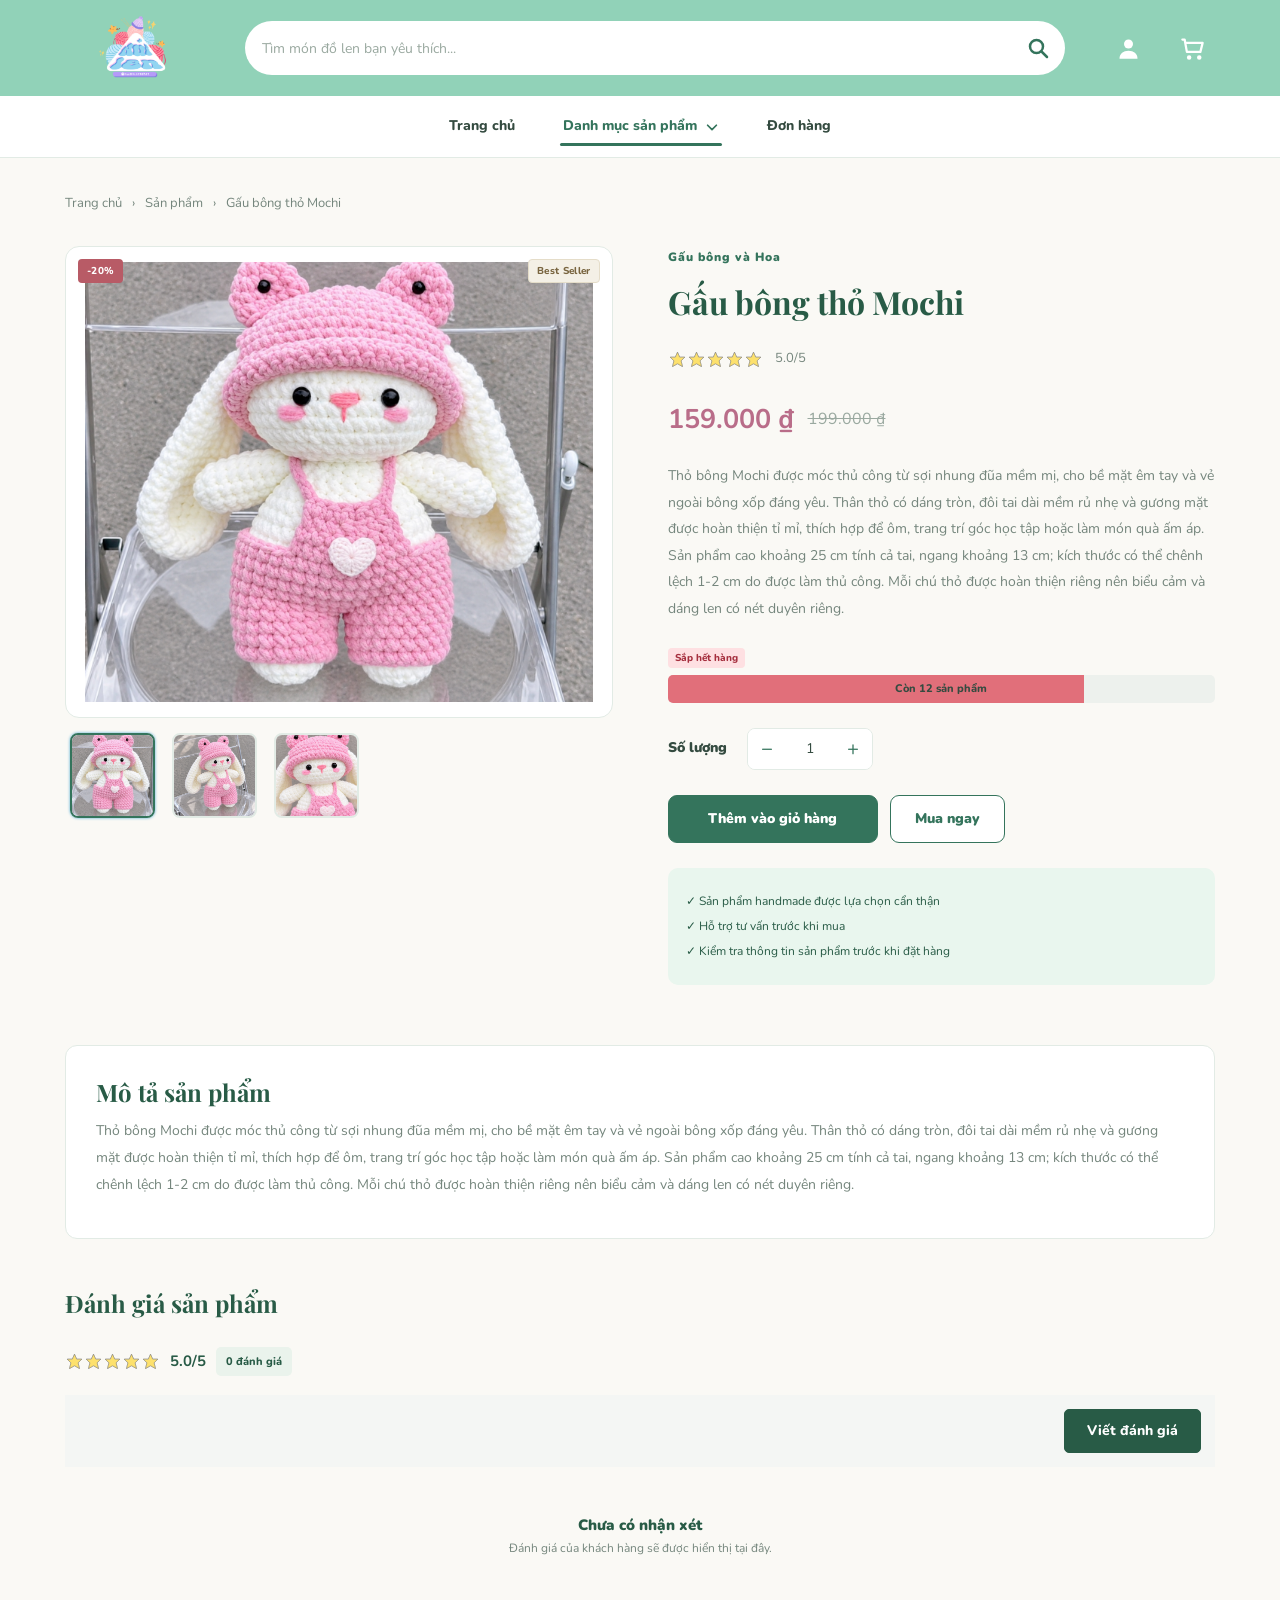
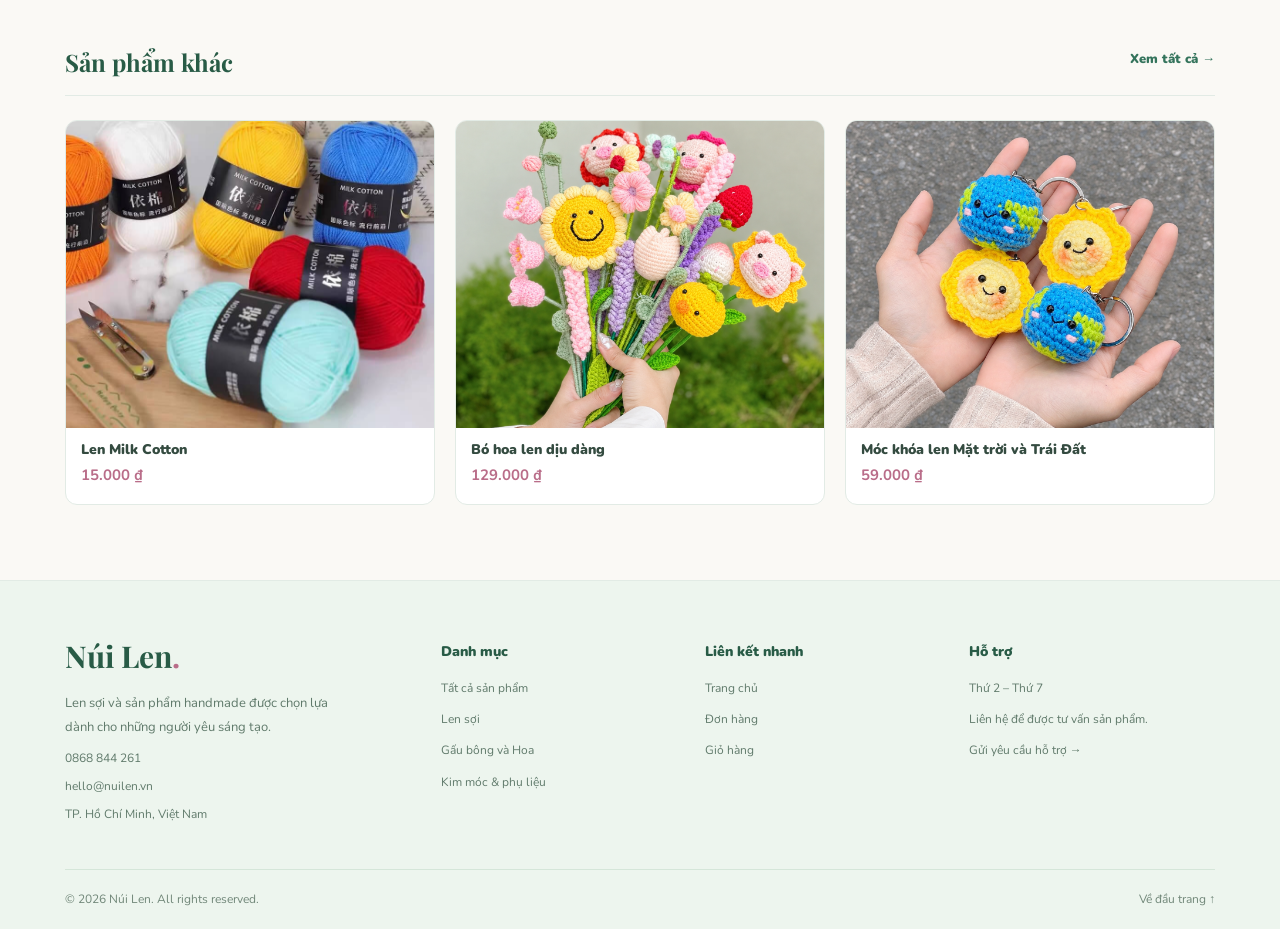
<file: NuiLen/ecommerce-detail.html>
<!DOCTYPE html>
<html lang="vi">

<head>
    <meta charset="UTF-8">
    <meta name="viewport" content="width=device-width, initial-scale=1">
    <title>Chi tiết sản phẩm | Núi Len</title>

    <link
        href="https://fonts.googleapis.com/css2?family=Nunito:wght@400;500;600;700;800;900&family=Playfair+Display:wght@600;700&display=swap"
        rel="stylesheet">

    <!-- Bootstrap 3: Progress -->
    <link rel="stylesheet" href="https://maxcdn.bootstrapcdn.com/bootstrap/3.4.1/css/bootstrap.min.css">

    <!-- Bootstrap Star Rating -->
    <link rel="stylesheet" href="vendor/bootstrap-star-rating/css/star-rating.min.css">
    <link rel="stylesheet" href="vendor/bootstrap-star-rating/themes/krajee-svg/theme.min.css">

    <!-- xZoom -->
    <link rel="stylesheet" href="vendor/xzoom/dist/xzoom.min.css">

    <!-- CSS của Núi Len đặt cuối cùng -->
    <link rel="stylesheet" href="css/style.css">
    <script src="js/data.js"></script>
    <script src="js/main.js"></script>
</head>

<body id="top">
    <header class="site-header">
        <div class="container header-inner">
            <a href="ecommerce.html" class="brand-logo">
                <img src="images/Nuilenlogo.png" alt="Núi Len">
            </a>

            <form class="search-form" id="detail-search">
                <input id="detail-search-input" type="search" placeholder="Tìm món đồ len bạn yêu thích...">
                <button type="submit" aria-label="Tìm kiếm">
                    <svg viewBox="0 0 24 24">
                        <circle cx="10.5" cy="10.5" r="6.5" />
                        <path d="m16 16 5 5" />
                    </svg>
                </button>
            </form>

            <div class="header-actions">
                <a href="ecommerce-status.html" class="header-icon" aria-label="Đơn hàng" title="Đơn hàng">
                    <svg viewBox="0 0 24 24">
                        <circle cx="12" cy="8" r="4" />
                        <path d="M4 21c0-4.5 3.5-7 8-7s8 2.5 8 7" />
                    </svg>
                </a>
                <a href="ecommerce-cart.html" class="header-icon" aria-label="Giỏ hàng">
                    <svg viewBox="0 0 24 24">
                        <path d="M3 4h2l2 11h12l2-8H6" />
                        <circle cx="9" cy="20" r="1" />
                        <circle cx="18" cy="20" r="1" />
                    </svg>
                    <span id="cart-count" class="cart-count" hidden>0</span>
                </a>
            </div>
        </div>
    </header>

    <nav class="main-navigation" aria-label="Điều hướng chính">
        <div class="container">
            <button class="nav-toggle" type="button" aria-label="Mở menu" aria-expanded="false" aria-controls="site-navigation-links">
                <span></span><span></span><span></span>
            </button>
            <ul class="nav-list" id="site-navigation-links">
                <li><a class="nav-link" href="ecommerce.html">Trang ch&#7911;</a></li>
                <li class="nav-dropdown">
                    <a class="nav-link active" href="ecommerce.html#products">Danh m&#7909;c s&#7843;n ph&#7849;m <span
                            class="caret"><svg class="chevron-icon" viewBox="0 0 16 16" aria-hidden="true">
                                <path d="m3 6 5 5 5-5" />
                            </svg></span></a>
                    <ul class="dropdown-menu">
                        <li><a href="ecommerce.html#products">T&#7845;t c&#7843; s&#7843;n ph&#7849;m</a></li>
                        <li><a href="ecommerce.html?category=yarn#products">Len s&#7907;i</a></li>
                        <li><a href="ecommerce.html?category=amigurumi#products">G&#7845;u b&#244;ng v&#224; Hoa</a></li>
                        <li><a href="ecommerce.html?category=keychain#products">M&#243;c kh&#243;a len</a></li>
                        <li><a href="ecommerce.html?category=bag#products">T&#250;i &amp; ph&#7909; ki&#7879;n</a></li>
                        <li><a href="ecommerce.html?category=materials#products">Kim m&#243;c &amp; ph&#7909; li&#7879;u</a></li>
                    </ul>
                </li>
                <li><a class="nav-link" href="ecommerce-status.html">&#272;&#417;n h&#224;ng</a></li>
            </ul>
        </div>
    </nav>

    <main class="detail-page">
        <div class="container">

            <div class="breadcrumb-custom">
                <a href="ecommerce.html">Trang chủ</a>
                <span>›</span>
                <a href="ecommerce.html#products">Sản phẩm</a>
                <span>›</span>
                <span id="breadcrumb-name">Chi tiết sản phẩm</span>
            </div>

            <div class="detail-layout">

                <!-- XZOOM GALLERY -->
                <section class="detail-gallery">
                    <div class="detail-main-image">
                        <img id="main-image" class="xzoom" src="images/banner1.webp" xoriginal="images/banner1.webp"
                            alt="Ảnh sản phẩm">
                        <span id="detail-discount" class="discount-badge">-20%</span>
                        <span id="detail-badge" class="product-badge">Best Seller</span>
                    </div>

                    <div class="xzoom-thumbs" id="detail-thumbnails"></div>
                </section>

                <!-- PRODUCT INFORMATION -->
                <section class="detail-info">
                    <span id="detail-category" class="detail-category">HANDMADE</span>
                    <h1 id="detail-name">Đang tải sản phẩm...</h1>

                    <div class="detail-rating">
                        <input id="detail-rating" class="rating" type="text" value="5" data-size="sm"
                            data-show-clear="false" data-show-caption="false" data-readonly="true">
                        <span id="rating-text"></span>
                    </div>

                    <div class="detail-price">
                        <strong id="detail-price">0đ</strong>
                        <del id="detail-original">0đ</del>
                    </div>

                    <p id="detail-description" class="detail-description"></p>
                    <div id="variant-picker" class="detail-variant" hidden>
                        <label for="product-variant">Chọn phân loại</label>
                        <select id="product-variant" class="form-control">
                            <option value="">Chọn một phân loại</option>
                        </select>
                    </div>

                    <div class="detail-stock">
                        <div class="stock-heading">
                            <span id="detail-stock-status" class="stock-state stock-state-success">Còn hàng</span>
                        </div>

                        <!-- Bootstrap 3 Progress -->
                        <div class="progress stock-progress" aria-label="Tình trạng tồn kho">
                            <div id="detail-progress" class="progress-bar progress-bar-success" role="progressbar"
                                aria-valuenow="0" aria-valuemin="0" aria-valuemax="100"
                                aria-valuetext="Chưa có dữ liệu tồn kho" style="width:0%">
                            </div>
                            <span id="detail-stock-text" class="stock-progress-label">Còn 0 sản phẩm</span>
                        </div>
                    </div>

                    <div class="detail-options">
                        <div class="detail-quantity">
                            <label for="quantity">Số lượng</label>
                            <div class="quantity-control">
                                <button id="qty-minus" type="button" aria-label="Giảm số lượng">−</button>
                                <input id="quantity" type="number" min="1" value="1">
                                <button id="qty-plus" type="button" aria-label="Tăng số lượng">+</button>
                            </div>
                        </div>
                    </div>

                    <div class="detail-actions">
                        <button class="btn-green detail-add-cart" id="add-detail-cart">
                            Thêm vào giỏ hàng
                        </button>
                        <button class="btn-outline" id="buy-now">Mua ngay</button>
                    </div>

                    <div class="detail-benefits">
                        <p>✓ Sản phẩm handmade được lựa chọn cẩn thận</p>
                        <p>✓ Hỗ trợ tư vấn trước khi mua</p>
                        <p>✓ Kiểm tra thông tin sản phẩm trước khi đặt hàng</p>
                    </div>
                </section>
            </div>

            <section class="detail-description-section">
                <h2>Mô tả sản phẩm</h2>
                <p id="description-full"></p>
            </section>

            <section class="reviews-section" aria-labelledby="reviews-title">
                <div class="reviews-heading">
                    <div>
                        <h2 id="reviews-title">Đánh giá sản phẩm</h2>
                    </div>
                </div>

                <div class="reviews-summary">
                    <input id="reviews-average-rating" class="rating" type="text" value="0" aria-label="Điểm đánh giá trung bình">
                    <strong id="reviews-average-text">0/5</strong>
                    <span id="review-count" class="review-count">0 đánh giá</span>
                </div>
                <div class="review-action-bar">
                    <button type="button" class="btn review-write-button" data-toggle="modal" data-target="#review-modal">Viết đánh giá</button>
                </div>
                <div id="review-list" class="review-list" aria-live="polite"></div>
            </section>

            <div class="modal fade review-modal" id="review-modal" tabindex="-1" role="dialog" aria-labelledby="review-modal-title">
                <div class="modal-dialog" role="document">
                    <div class="modal-content">
                        <form id="review-form">
                            <div class="modal-header">
                                <button type="button" class="close" data-dismiss="modal" aria-label="Đóng"><span aria-hidden="true">&times;</span></button>
                                <h3 class="modal-title" id="review-modal-title">Đánh giá sản phẩm</h3>
                            </div>
                            <div class="modal-body">
                                <div class="form-group review-rating-field">
                                    <label for="review-rating">Bạn chấm mấy sao?</label>
                                    <input id="review-rating" class="rating" type="number" min="1" max="5" step="1" value="5" required>
                                </div>
                                <div class="form-group">
                                    <label for="review-author">Tên của bạn</label>
                                    <input id="review-author" class="form-control" type="text" maxlength="60" required autocomplete="name" placeholder="Nhập tên hiển thị">
                                </div>
                                <div class="form-group">
                                    <label for="review-comment">Nhận xét</label>
                                    <textarea id="review-comment" class="form-control" rows="4" maxlength="800" required placeholder="Chia sẻ cảm nhận về sản phẩm"></textarea>
                                </div>
                                <p id="review-feedback" class="review-feedback" role="status"></p>
                            </div>
                            <div class="modal-footer">
                                <button type="button" class="btn review-cancel-button" data-dismiss="modal">Đóng</button>
                                <button type="submit" class="btn review-submit">Gửi đánh giá</button>
                            </div>
                        </form>
                    </div>
                </div>
            </div>

            <section class="related-section">
                <div class="products-heading">
                    <h2>Sản phẩm khác</h2>
                    <a href="ecommerce.html#products" class="view-all">Xem tất cả →</a>
                </div>
                <div class="related-grid" id="related-products"></div>
            </section>
        </div>
    </main>

    <footer class="site-footer">
        <div class="container">
            <div class="footer-main">
                <div class="footer-brand">
                    <a class="footer-logo" href="ecommerce.html">Núi Len<span>.</span></a>
                    <p>Len sợi và sản phẩm handmade được chọn lựa dành cho những người yêu sáng tạo.</p>
                    <div class="footer-contact">
                        <a href="tel:0868844261">0868 844 261</a>
                        <a href="mailto:hello@nuilen.vn">hello@nuilen.vn</a>
                        <span>TP. Hồ Chí Minh, Việt Nam</span>
                    </div>
                </div>

                <div class="footer-column">
                    <h3>Danh mục</h3>
                    <a href="ecommerce.html#products">Tất cả sản phẩm</a>
                    <a href="ecommerce.html?category=yarn#products">Len sợi</a>
                    <a href="ecommerce.html?category=amigurumi#products">Gấu bông và Hoa</a>
                    <a href="ecommerce.html?category=materials#products">Kim móc &amp; phụ liệu</a>
                </div>

                <div class="footer-column">
                    <h3>Liên kết nhanh</h3>
                    <a href="ecommerce.html">Trang chủ</a>
                    <a href="ecommerce-status.html">Đơn hàng</a>
                    <a href="ecommerce-cart.html">Giỏ hàng</a>
                </div>

                <div class="footer-column">
                    <h3>Hỗ trợ</h3>
                    <p>Thứ 2 – Thứ 7</p>
                    <p>Liên hệ để được tư vấn sản phẩm.</p>
                    <a href="mailto:hello@nuilen.vn">Gửi yêu cầu hỗ trợ →</a>
                </div>
            </div>

            <div class="footer-bottom">
                <span>© 2026 Núi Len. All rights reserved.</span>
                <a href="#top">Về đầu trang ↑</a>
            </div>
        </div>
    </footer>

    <div id="toast" class="toast" role="status"></div>

    <script src="https://code.jquery.com/jquery-3.7.1.min.js"></script>
    <script src="https://maxcdn.bootstrapcdn.com/bootstrap/3.4.1/js/bootstrap.min.js"></script>
    <script src="vendor/bootstrap-star-rating/js/star-rating.min.js"></script>
    <script src="vendor/bootstrap-star-rating/themes/krajee-svg/theme.min.js"></script>
    <script src="vendor/xzoom/dist/xzoom.min.js"></script>

    <script>
        "use strict";

        const PRODUCTS = window.NuiLen.products;

        const store = window.NuiLen;
        const money = store.formatPrice;
        const params = new URLSearchParams(location.search);
        const product = PRODUCTS.find(p => p.id === params.get("id")) || PRODUCTS[0];
        const showToast = store.showToast;
        function renderDetail() {
            document.title = product.name + " | Núi Len";
            document.getElementById("breadcrumb-name").textContent = product.name;
            document.getElementById("detail-name").textContent = product.name;
            document.getElementById("detail-category").textContent = product.label || product.category;
            document.getElementById("detail-price").textContent = money(product.price);
            const originalPrice = document.getElementById("detail-original");
            originalPrice.textContent = money(product.original);
            originalPrice.hidden = product.badge === "New" || product.original <= product.price;
            document.getElementById("detail-description").textContent = product.description;
            document.getElementById("description-full").textContent = product.description;
            document.getElementById("rating-text").textContent = product.rating.toFixed(1) + "/5";

            const discount = Math.round((1 - product.price / product.original) * 100);
            const discountBadge = document.getElementById("detail-discount");
            discountBadge.textContent = "-" + discount + "%";
            discountBadge.hidden = product.badge === "New" || product.original <= product.price;

            const badge = document.getElementById("detail-badge");
            badge.textContent = product.badge;
            badge.hidden = !product.badge;
            badge.className = "product-badge" + (product.badge === "New"
                ? " product-badge-new"
                : product.badge === "Best Seller" ? " product-badge-best-seller" : "");

            const stock = store.stockStatus(product);

            document.getElementById("detail-stock-text").textContent =
                product.stock > 0 ? `Còn ${product.stock} sản phẩm` : "Hết hàng";
            document.getElementById("detail-stock-status").textContent = stock.label;
            document.getElementById("detail-stock-status").className =
                "stock-state stock-state-" + stock.tone;
            const bar = document.getElementById("detail-progress");
            bar.style.width = stock.percent + "%";
            bar.setAttribute("aria-valuenow", stock.percent);
            bar.setAttribute("aria-valuetext", `Còn ${product.stock} trên ${stock.total} sản phẩm`);
            bar.className = "progress-bar " + stock.cls;

            document.getElementById("quantity").max = product.stock;
            document.getElementById("quantity").disabled = product.stock < 1;
            document.getElementById("qty-minus").disabled = product.stock < 1;
            document.getElementById("qty-plus").disabled = product.stock < 1;
            document.getElementById("add-detail-cart").disabled = product.stock < 1;
            document.getElementById("buy-now").disabled = product.stock < 1;

            const variantPicker = document.getElementById("variant-picker");
            const variantSelect = document.getElementById("product-variant");
            const variants = Array.isArray(product.variants) ? product.variants : [];
            variantPicker.hidden = variants.length === 0;
            variantSelect.innerHTML = '<option value="">Chọn một phân loại</option>' +
                variants.map(variant => `<option value="${variant}">${variant}</option>`).join("");
            const updateVariantPrice = () => {
                const selectedVariant = variantSelect.value;
                const selectedPrice = store.priceForVariant(product, selectedVariant);
                const selectedOriginal = Number(product.original) || selectedPrice;
                document.getElementById("detail-price").textContent = money(selectedPrice);
                originalPrice.textContent = money(selectedOriginal);
                originalPrice.hidden = product.badge === "New" || selectedOriginal <= selectedPrice;
                discountBadge.textContent = "-" + Math.round((1 - selectedPrice / selectedOriginal) * 100) + "%";
                discountBadge.hidden = product.badge === "New" || selectedOriginal <= selectedPrice;
            };
            variantSelect.onchange = updateVariantPrice;
            updateVariantPrice();

            const galleryImages = [...new Set([
                product.image,
                ...(Array.isArray(product.gallery) ? product.gallery : [])
            ].filter(Boolean))];

            const image = document.getElementById("main-image");
            image.src = galleryImages[0] || product.image;
            image.setAttribute("xoriginal", galleryImages[0] || product.image);
            image.alt = product.name;

            const thumbs = document.getElementById("detail-thumbnails");
            thumbs.innerHTML = galleryImages.map((imageUrl, index) => `
      <a href="${imageUrl}" aria-label="View photo ${index + 1} of ${product.name}">
        <img class="xzoom-gallery" width="85"
          src="${imageUrl}" xpreview="${imageUrl}"
          alt="${product.name} - photo ${index + 1}">
      </a>
    `).join("");

            const related = PRODUCTS.filter(p => p.id !== product.id).slice(0, 3);
            document.getElementById("related-products").innerHTML = related.map(p => `
      <a class="related-card" href="ecommerce-detail.html?id=${p.id}">
        <img src="${p.image}" alt="${p.name}" loading="lazy">
        <h3>${p.name}</h3>
        <strong>${money(p.price)}</strong>
      </a>
    `).join("");

            // Bootstrap Star Rating
            if (window.jQuery && $.fn.rating) {
                $("#detail-rating").rating({
                    size: "sm",
                    showClear: false,
                    showCaption: false,
                    readonly: true,
                    displayOnly: true,
                    step: 0.1,
                    theme: "krajee-svg"
                });
                $("#detail-rating").rating("update", product.rating);
            }


            // Khởi tạo xZoom cho ảnh sản phẩm
            if (window.jQuery && $.fn.xzoom) {

                $(".xzoom, .xzoom-gallery").xzoom({
                    position: "inside",
                    mposition: "inside",
                    zoomWidth: "auto",
                    zoomHeight: "auto",
                    lens: false,
                    tint: false,
                    fadeIn: true,
                    fadeOut: true,
                    smoothZoomMove: 3,
                    smoothLensMove: 1,
                    smoothScale: 6,
                    defaultScale: 0
                });
            }

        }

        function escapeReviewText(value) {
            return String(value ?? "").replace(/[&<>"']/g, char => ({
                "&": "&amp;", "<": "&lt;", ">": "&gt;", '"': "&quot;", "'": "&#39;"
            })[char]);
        }

        const reviewStorageKey = "nuilen-reviews-" + product.id;

        function readSubmittedReviews() {
            try {
                const reviews = JSON.parse(localStorage.getItem(reviewStorageKey) || "[]");
                return Array.isArray(reviews) ? reviews : [];
            } catch {
                return [];
            }
        }

        let averageRatingInitialized = false;

        function renderReviews() {
            const sampleReviews = (Array.isArray(product.reviews) ? product.reviews : [])
                .map(review => ({ ...review, isSample: true }));
            const reviews = [...readSubmittedReviews(), ...sampleReviews]
                .sort((a, b) => new Date(b.createdAt) - new Date(a.createdAt));
            const count = reviews.length;
            document.getElementById("review-count").textContent = count + " đánh giá";
            const average = count
                ? reviews.reduce((sum, review) => sum + (Number(review.rating) || 0), 0) / count
                : Number(product.rating) || 0;
            document.getElementById("reviews-average-text").textContent = average.toFixed(1) + "/5";
            if (window.jQuery && $.fn.rating) {
                if (!averageRatingInitialized) {
                    $("#reviews-average-rating").rating({ min: 1, max: 5, step: 0.1, size: "sm", showClear: false, showCaption: false, readonly: true, displayOnly: true, theme: "krajee-svg" });
                    averageRatingInitialized = true;
                }
                $("#reviews-average-rating").rating("update", average);
            }

            const list = document.getElementById("review-list");
            if (!count) {
                list.innerHTML = `
                    <div class="review-empty">
                        <h3>Chưa có nhận xét</h3>
                        <p>Đánh giá của khách hàng sẽ được hiển thị tại đây.</p>
                    </div>
                `;
                return;
            }

            list.innerHTML = reviews.map(review => `
                <article class="review-card">
                    <div class="review-card-heading">
                        <div>
                            <h3>${escapeReviewText(review.author)}</h3>
                            <time datetime="${escapeReviewText(review.createdAt)}">${new Date(review.createdAt).toLocaleDateString("vi-VN", { day: "2-digit", month: "2-digit", year: "numeric" })}</time>
                        </div>
                        <input class="review-display-rating" type="text" value="${Number(review.rating) || 0}" aria-label="${Number(review.rating) || 0} trên 5 sao">
                    </div>
                    <p>${escapeReviewText(review.comment)}</p>
                </article>
            `).join("");

            if (window.jQuery && $.fn.rating) {
                $(".review-display-rating").rating({
                    min: 1,
                    max: 5,
                    step: 1,
                    size: "xs",
                    showClear: false,
                    showCaption: false,
                    readonly: true,
                    displayOnly: true,
                    theme: "krajee-svg"
                });
            }
        }

        if (window.jQuery && $.fn.rating) {
            $("#review-rating").rating({
                min: 1, max: 5, step: 1, size: "md",
                showClear: false, showCaption: false,
                theme: "krajee-svg"
            });
        }

        document.getElementById("review-form").addEventListener("submit", event => {
            event.preventDefault();
            const author = document.getElementById("review-author").value.trim();
            const rating = Number(document.getElementById("review-rating").value);
            const comment = document.getElementById("review-comment").value.trim();
            const feedback = document.getElementById("review-feedback");
            if (!author || !comment || !Number.isInteger(rating) || rating < 1 || rating > 5) {
                feedback.textContent = "Vui lòng nhập tên, chọn số sao và viết nhận xét.";
                return;
            }

            const reviews = readSubmittedReviews();
            reviews.unshift({ author, rating, comment, createdAt: new Date().toISOString() });
            try {
                localStorage.setItem(reviewStorageKey, JSON.stringify(reviews));
            } catch {
                feedback.textContent = "Không thể lưu đánh giá trên trình duyệt này.";
                return;
            }

            document.getElementById("review-form").reset();
            if (window.jQuery && $.fn.rating) $("#review-rating").rating("update", 5);
            feedback.textContent = "";
            $("#review-modal").modal("hide");
            renderReviews();
            showToast("Cảm ơn bạn đã gửi đánh giá!");
        });

        window.addEventListener("storage", event => {
            if (event.key === reviewStorageKey) renderReviews();
        });

        const quantity = document.getElementById("quantity");

        function validQuantity() {
            const n = Number(quantity.value);
            return Number.isInteger(n) && n >= 1 && n <= product.stock ? n : null;
        }

        document.getElementById("qty-minus").addEventListener("click", () => {
            quantity.value = Math.max(1, (Number(quantity.value) || 1) - 1);
        });

        document.getElementById("qty-plus").addEventListener("click", () => {
            quantity.value = Math.min(product.stock, (Number(quantity.value) || 1) + 1);
        });

        function addToCart() {
            const variant = document.getElementById("product-variant").value;
            if (Array.isArray(product.variants) && product.variants.length && !variant) {
                showToast("Vui lòng chọn phân loại sản phẩm.");
                return false;
            }
            const amount = validQuantity();
            if (!amount) {
                showToast("Số lượng phải từ 1 đến " + product.stock);
                return false;
            }

            const result = store.addToCart(product.id, amount, variant);
            if (!result.ok) {
                showToast(result.reason === "out-of-stock"
                    ? "Số lượng vượt quá tồn kho."
                    : "Không thể thêm sản phẩm vào giỏ hàng.");
                return false;
            }

            showToast("Đã thêm vào giỏ hàng!");
            return true;
        }
        document.getElementById("add-detail-cart").onclick = addToCart;
        document.getElementById("buy-now").onclick = () => {
            if (addToCart()) location.href = "ecommerce-cart.html";
        };

        renderDetail();
        renderReviews();
        window.NuiLen.updateCartCount();
    </script>
</body>

</html>
</file>
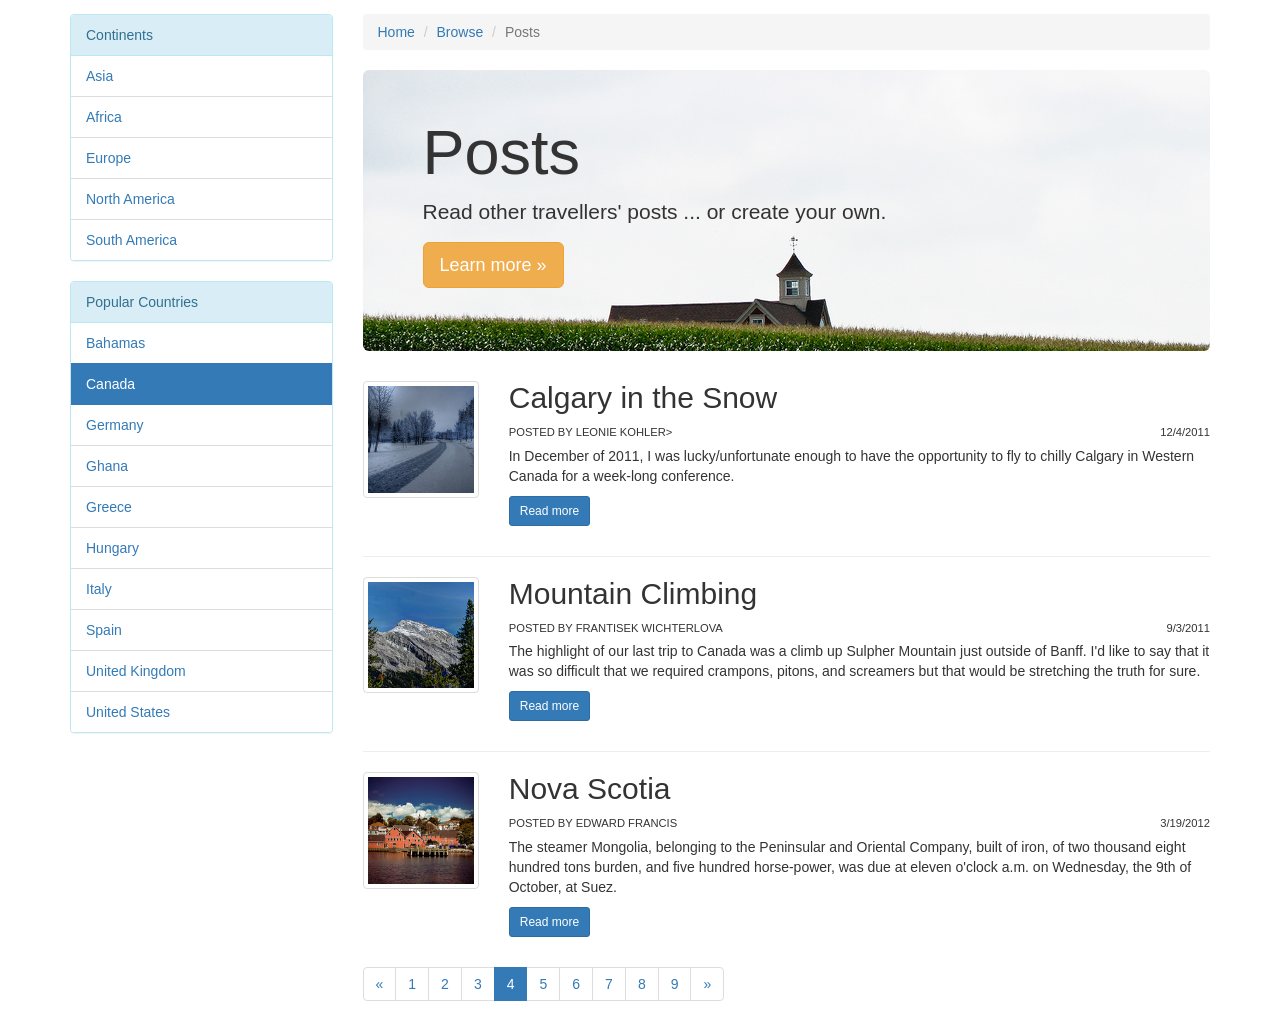
<file: JavaScript-Labs/Lab08/ch08-lab-start-master/exercise.html>
<!DOCTYPE html>
<html lang="en">
<head>
    <meta charset="utf-8"/>  
	
    <!-- Latest compiled and minified CSS -->
    <link rel="stylesheet" href="https://maxcdn.bootstrapcdn.com/bootstrap/3.3.5/css/bootstrap.min.css">
    <link rel="stylesheet" href="css/theme.css">    
    
    <script type="text/javascript" language="javascript" src="js/travel-data.js"></script>    
</head>
<body>
    

   
<div class="container">  <!-- start main content container -->
   <div class="row">  <!-- start main content row -->
      <div class="col-md-3">  <!-- start left navigation rail column -->   
      
         <div class="panel panel-info">
           <div class="panel-heading">Continents</div>
           <!-- replace list with function call -->
           <ul class="list-group">     
              <li class="list-group-item"><a href="#">Asia</a></li>
              <li class="list-group-item"><a href="#">Africa</a></li>
              <li class="list-group-item"><a href="#">Europe</a></li>
              <li class="list-group-item"><a href="#">North America</a></li>
              <li class="list-group-item"><a href="#">South America</a></li>    
           </ul>
         </div>  <!-- end continents panel -->  
         <div class="panel panel-info">
           <div class="panel-heading">Popular Countries</div>
           <!-- replace list with function call --> 
           <ul class="list-group">                                        
              <li class="list-group-item"><a href="#">Bahamas</a></li>
              <li class="list-group-item active">Canada</li>
              <li class="list-group-item"><a href="#">Germany</a></li>
              <li class="list-group-item"><a href="#">Ghana</a></li>
              <li class="list-group-item"><a href="#">Greece</a></li>
              <li class="list-group-item"><a href="#">Hungary</a></li>
              <li class="list-group-item"><a href="#">Italy</a></li>
              <li class="list-group-item"><a href="#">Spain</a></li>
              <li class="list-group-item"><a href="#">United Kingdom</a></li>
              <li class="list-group-item"><a href="#">United States</a></li>    
           </ul>
         </div>  <!-- end countries panel -->       
      </div>  <!-- end left navigation rail --> 
      
      <div class="col-md-9">  <!-- start main content column -->
         <ol class="breadcrumb">
           <li><a href="#">Home</a></li>
           <li><a href="#">Browse</a></li>
           <li class="active">Posts</li>
         </ol>          
      
         <div class="jumbotron" id="postJumbo">
           <h1>Posts</h1>
           <p>Read other travellers' posts ... or create your own.</p>
           <p><a class="btn btn-warning btn-lg">Learn more &raquo;</a></p>
         </div>        
      
         <!-- start post summaries -->
         <div class="postlist">
         
           <!-- replace each of these three rows with a function call -->
           <div class="row">
               <div class="col-md-2"> 
                  <a href="post.php?id=1" class=""><img src="images/travel/6592294487.jpg" alt="Calgary in the Snow" class="img-thumbnail"/></a>
               </div>
               <div class="col-md-10"> 
                  <h2>Calgary in the Snow</h2>
                  <div class="details">
                    Posted by Leonie Kohler>
                    <span class="pull-right">12/4/2011</span>
                  </div>
                  <p class="excerpt">
                  In December of 2011, I was lucky/unfortunate enough to have the opportunity to fly to chilly Calgary in Western Canada for a week-long conference. 
                  </p>
                  <p><a href="post.php?id=1" class="btn btn-primary btn-sm">Read more</a></p>
               </div>
           </div>
           <hr/>
           
           <div class="row">
               <div class="col-md-2"> 
                  <a href="post.php?id=3" class=""><img src="images/travel/6114904363.jpg" alt="Mountain Climbing" class="img-thumbnail"/></a>
               </div>
               <div class="col-md-10"> 
                  <h2>Mountain Climbing</h2>
                  <div class="details">
                    Posted by Frantisek  Wichterlova
                    <span class="pull-right">9/3/2011</span>
                  </div>
                  <p class="excerpt">
                  The highlight of our last trip to Canada was a climb up Sulpher Mountain just outside of Banff. I'd like to say that it was so difficult that we required crampons, pitons, and screamers but that would be stretching the truth for sure.
                  </p>
                  <p><a href="post.php?id=3" class="btn btn-primary btn-sm">Read more</a></p>
               </div>
           </div>
           <hr/>

           <div class="row">
               <div class="col-md-2"> 
                  <a href="post.php?id=9" class=""><img src="images/travel/5856697109.jpg" alt="Nova Scotia" class="img-thumbnail"/></a>
               </div>
               <div class="col-md-10"> 
                  <h2>Nova Scotia</h2>
                  <div class="details">
                    Posted by Edward Francis
                    <span class="pull-right">3/19/2012</span>
                  </div>
                  <p class="excerpt">
                  The steamer Mongolia, belonging to the Peninsular and Oriental Company, built of iron, of two thousand eight hundred tons burden, and five hundred horse-power, was due at eleven o'clock a.m. on Wednesday, the 9th of October, at Suez. 
                  </p>
                  <p><a href="post.php?id=9" class="btn btn-primary btn-sm">Read more</a></p>
               </div>
           </div>          
         </div>
        
      <!-- replace pagination with function call -->
      <ul class="pagination">
        <li><a href="#">&laquo;</a></li>
        <li><a href="#">1</a></li>
        <li><a href="#">2</a></li>
        <li><a href="#">3</a></li>
        <li class="active"><a href="#">4</a></li>
        <li><a href="#">5</a></li>
        <li><a href="#">6</a></li>
        <li><a href="#">7</a></li>
        <li><a href="#">8</a></li>
        <li><a href="#">9</a></li>
        <li><a href="#">&raquo;</a></li>
      </ul>
      
      </div>  <!-- end main content column -->
   </div>  <!-- end main content row -->
</div>   <!-- end main content container -->  
    
</body>
</html>
</file>
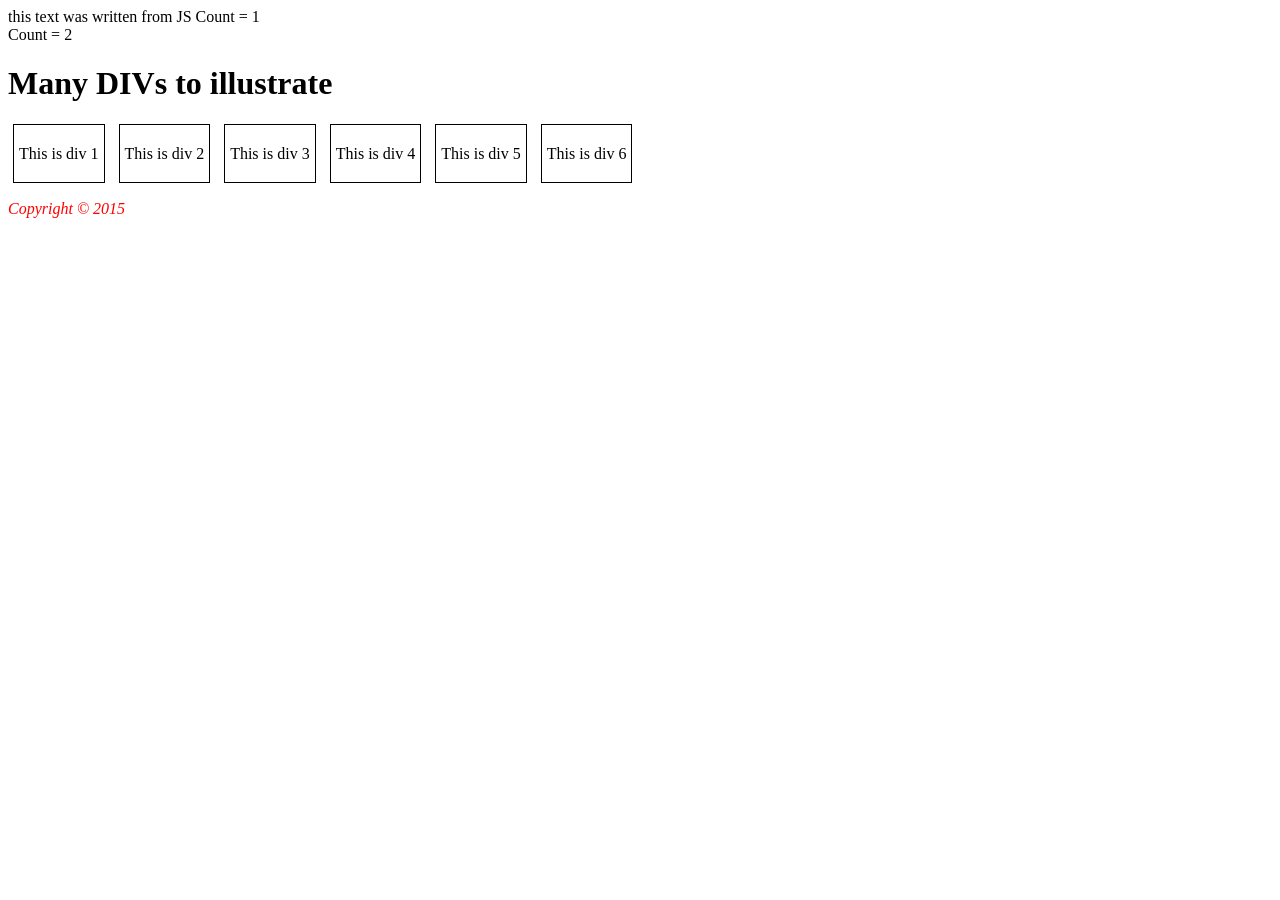
<file: JavaScript-Labs/Lab08/ch08-lab-start-master/lab08-walkthrough02.html>
<!DOCTYPE html>
<html lang="en">

<head>
  <meta charset="utf-8">
  <title>DIV's DIV's Everywhere</title>
  <link rel="stylesheet" type="text/css" href="css/lab08.css" />

  <script type="text/javascript">
    /*	Your	1st	script	*/
    //alert("Hello	World!");	
    console.log("script	within	the	<head>	element");
    console.warn("oh no this is a warning");
    console.error("panic!! error!!");
  </script>
</head>

<body>
  <script type="text/javascript" language="javascript" src="js/hello.js"></script>
  </script>
  <noscript>This text only shown if JS is turned off</noscript>
  <header>
    <h1>Many DIVs to illustrate</h1>
  </header>

  <div class='movingDiv' id='div1'>This is div 1</div>
  <div class='movingDiv' id='div2'>This is div 2</div>
  <div class='movingDiv' id='div3'>This is div 3</div>
  <div class='movingDiv' id='div4'>This is div 4</div>
  <div class='movingDiv' id='div5'>This is div 5</div>
  <div class='movingDiv' id='div6'>This is div 6</div>


  <footer>
    <p><em>Copyright &copy; 2015</em></p>
  </footer>
</body>

</html>
</file>
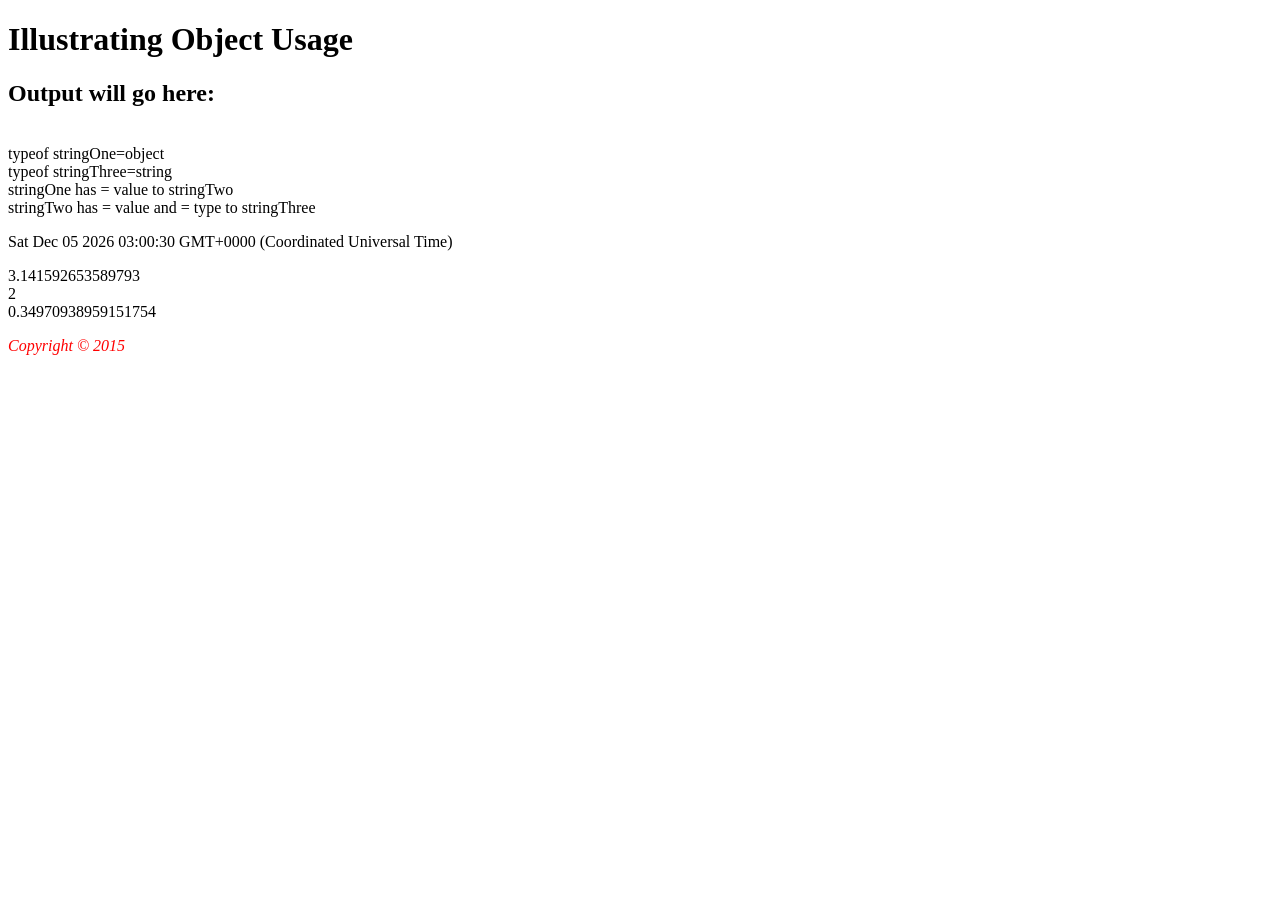
<file: JavaScript-Labs/Lab08/ch08-lab-start-master/lab08-walkthrough06.html>
<!DOCTYPE html>
<html lang="en">
<head>
   <meta charset="utf-8">
   <title>Lab 8</title>
   <link rel="stylesheet" type="text/css" href="css/lab08.css" />

</head>
<body>
   

   
<header>
  <h1>Illustrating Object Usage</h1>
</header>

<h2>Output will go here:</h2>

<script type="text/javascript" language="javascript" src="js/lab08-walkthrough06.js"></script>

<footer>
  <p><em>Copyright &copy; 2015</em></p>
</footer>
</body>
</html>
</file>
<file: flappybird/css/style.css>
﻿/* Clean, bright arcade presentation */
* { box-sizing: border-box; }

body {
    min-height: 100vh;
    margin: 0;
    display: grid;
    place-items: center;
    background: linear-gradient(145deg, #dff5ff, #f7fbff 55%, #e7f8ee);
    font-family: "Be Vietnam Pro", "Noto Sans", Arial, sans-serif;
}

button { font-family: inherit; }

#container {
    position: relative;
    width: min(350px, 94vw);
    height: min(480px, 82vh);
    min-height: 400px;
    overflow: hidden;
    margin: 24px auto;
    border: 4px solid #fff;
    border-radius: 18px;
    background: #c9edff url('../sprites/bg.png') center / cover;
    box-shadow: 0 18px 45px rgba(27, 79, 112, .22), 0 0 0 1px rgba(30, 93, 130, .12);
}

#bird {
    position: absolute;
    z-index: 2;
    top: 20%;
    left: 15%;
    width: 65px;
    height: 42px;
    background: url('../sprites/oggy.png') center / contain no-repeat;
    transform-origin: center;
    transition: filter .15s ease;
}

.pole {
    position: absolute;
    z-index: 1;
    right: -64px;
    width: 60px;
    height: 160px;
    border: 3px solid #c73866;
    background: linear-gradient(90deg, #df5a96, #dd4388 48%, #e35092);
    box-shadow: inset 5px 0 0 rgba(255,255,255,.2), 0 3px 7px rgba(0,0,0,.12);
}
#pole_1 { top: 0; border-top: 0; border-radius: 0 0 8px 8px; }
#pole_2 { bottom: 0; border-bottom: 0; border-radius: 8px 8px 0 0; }

#score {
    position: absolute;
    z-index: 3;
    top: 14px;
    left: 50%;
    width: auto;
    padding: 0 12px;
    color: #fff;
    font-size: 58px;
    font-weight: 900;
    line-height: 1;
    text-align: center;
    -webkit-text-stroke: 2px #315268;
    text-shadow: 0 3px 0 rgba(28, 70, 93, .25);
    transform: translateX(-50%);
    pointer-events: none;
}

#level {
    position: absolute;
    z-index: 5;
    top: 14px;
    left: 14px;
    padding: 9px 13px;
    border: 2px solid rgba(255,255,255,.9);
    border-radius: 999px;
    background: #2878e8;
    color: #fff;
    font-size: 17px;
    font-weight: 800;
    letter-spacing: .3px;
    box-shadow: 0 4px 12px rgba(35, 91, 150, .25);
    transition: background .25s, transform .25s, box-shadow .25s;
    pointer-events: none;
}
#level.level-2 { background: #7b55d9; }
#level.level-3 { background: #ed8b24; }
#level.level-4 { background: #e34555; }
#level.level-up { animation: level-pop .65s ease; }

#level_notice {
    position: absolute;
    z-index: 7;
    top: 38%;
    left: 50%;
    width: 90%;
    padding: 0;
    color: #ffdf3e;
    font-size: clamp(24px, 8vw, 36px);
    font-weight: 900;
    letter-spacing: 1px;
    text-align: center;
    -webkit-text-stroke: 1px #6b3f16;
    text-shadow: 0 3px 0 #6b3f16, 0 0 12px rgba(255,255,255,.9);
    box-shadow: none;
    opacity: 0;
    pointer-events: none;
    transform: translate(-50%, -50%) scale(.65);
}
#level_notice.show { animation: level-banner 1.25s ease-out both; }

#play_btn {
    position: absolute;
    z-index: 4;
    inset: 0;
    display: block;
    width: 100%;
    height: 100%;
    padding: 0 22px;
    border: 0;
    background: rgba(255,255,255,.08);
    color: #315268;
    font-size: 24px;
    font-weight: 800;
    text-shadow: 0 1px 0 white;
    cursor: pointer;
}
#play_btn:hover { background: rgba(255,255,255,.18); }

#end_panel {
    position: absolute;
    z-index: 10;
    inset: 0;
    display: grid;
    place-items: center;
    padding: 24px;
    background: rgba(24, 48, 67, .48);
    backdrop-filter: blur(3px);
}
#end_panel[hidden] { display: none; }

.end_card {
    width: 100%;
    padding: 24px 20px;
    border-radius: 16px;
    background: #fff;
    color: #315268;
    text-align: center;
    box-shadow: 0 10px 28px rgba(20, 56, 78, .25);
}
#end_title {
    margin: 0 0 12px;
    color: #e34555;
    font-size: 32px;
    font-weight: 900;
    line-height: 1.2;
}
#final_score { margin: 0 0 8px; font-size: 20px; font-weight: 700; }
#high_score { margin: 0 0 18px; color: #e28b16; font-size: 18px; font-weight: 800; }

#restart_btn {
    padding: 13px 24px;
    border: 0;
    border-radius: 999px;
    background: #2878e8;
    color: #fff;
    box-shadow: 0 5px 13px rgba(35, 91, 150, .25);
    font-size: 17px;
    font-weight: 800;
    cursor: pointer;
}
#restart_btn:hover { background: #1764ca; }

@keyframes level-pop {
    0%, 100% { transform: scale(1); }
    40% { transform: scale(1.3) rotate(-4deg); box-shadow: 0 0 0 8px rgba(255,255,255,.3), 0 7px 20px rgba(35,91,150,.35); }
}
@keyframes level-banner {
    0% { opacity: 0; transform: translate(-50%, -50%) scale(.65); }
    18% { opacity: 1; transform: translate(-50%, -50%) scale(1.08); }
    35% { transform: translate(-50%, -50%) scale(1); }
    78% { opacity: 1; transform: translate(-50%, -50%) scale(1); }
    100% { opacity: 0; transform: translate(-50%, -50%) scale(.95); }
}
</file>
<file: NuiLen/css/style.css>
/* ==========================================
   NUI LEN - COMPLETE CSS
   3 PAGES: HOME / DETAIL / CART
   Mint Green + Cream + Soft Pink
========================================== */

:root {
    --mint: #91d2b8;
    --green: #34745c;
    --green-dark: #285b46;
    --green-light: #e9f6ee;
    --pink: #f0cbd8;
    --pink-dark: #b96d89;
    --cream: #faf9f5;
    --white: #fff;
    --text: #344b40;
    --muted: #75867d;
    --border: #e2ebe5;
    --shadow: 0 5px 22px rgba(39, 83, 62, .07);
    --shadow-hover: 0 12px 30px rgba(39, 83, 62, .13);
    --font-body: "Nunito", sans-serif;
    --font-heading: "Playfair Display", Georgia, serif;
}

*,
*::before,
*::after {
    box-sizing: border-box
}

html {
    scroll-behavior: smooth
}

body {
    margin: 0;
    background: var(--cream);
    color: var(--text);
    font: 14px/1.6 var(--font-body);
}

button,
input,
textarea {
    font: inherit
}

button {
    cursor: pointer
}

a,
a:hover,
a:focus {
    text-decoration: none
}

a {
    color: inherit
}

img {
    display: block;
    max-width: 100%
}

ul {
    margin: 0;
    padding: 0;
    list-style: none
}

h1,
h2,
h3,
p {
    margin-top: 0
}

[hidden] {
    display: none !important
}

:focus-visible {
    outline: 2px solid var(--green);
    outline-offset: 3px
}

.container {
    width: min(1180px, calc(100% - 40px));
    margin: 0 auto;
}

/* HEADER */
.site-header {
    height: 96px;
    background: var(--mint);
}

.header-inner {
    display: grid;
    grid-template-columns: 140px minmax(0, 1fr) 110px;
    align-items: center;
    gap: 40px;
    height: 100%;
}

/* Bootstrap adds clearfix pseudo-elements to .container; keep them out of
   the shared grid/flex header on pages that load Bootstrap. */
.header-inner::before,
.header-inner::after,
.main-navigation .container::before,
.main-navigation .container::after {
    display: none;
    content: none;
}

.brand-logo {
    display: flex;
    align-items: center;
    justify-content: center;
    width: 140px;
    height: 100%;
}

.brand-logo img {
    width: auto;
    max-width: 140px;
    height: 76px;
    object-fit: contain;
}

.search-form {
    display: flex;
    align-items: center;
    width: 100%;
    height: 54px;
    min-width: 0;
    margin: 0;
    overflow: hidden;
    border-radius: 30px;
    background: #fff;
}

.chevron-icon {
    display: block;
    width: 14px;
    height: 14px;
    overflow: visible;
    fill: none;
    stroke: currentColor;
    stroke-width: 2;
    stroke-linecap: round;
    stroke-linejoin: round;
}

.search-form input {
    flex: 1;
    width: 1%;
    min-width: 0;
    height: 100%;
    padding: 0 17px;
    border: 0;
    outline: 0;
    box-shadow: none;
    background: transparent;
    color: var(--text);
    font-size: 14px;
}

.search-form input::placeholder {
    color: #9aa9a0
}

.search-form button {
    display: flex;
    align-items: center;
    justify-content: center;
    flex: 0 0 54px;
    width: 54px;
    height: 100%;
    padding: 0;
    border: 0;
    background: transparent;
    color: var(--green);
}

.search-form button svg {
    display: block;
    width: 24px;
    height: 24px;
    fill: none;
    stroke: currentColor;
    stroke-width: 2.5;
    stroke-linecap: round;
}

.header-actions {
    display: flex;
    align-items: center;
    justify-content: space-between;
    width: 110px;
}

.header-icon {
    position: relative;
    display: flex;
    align-items: center;
    justify-content: center;
    width: 46px;
    height: 46px;
    border-radius: 50%;
    color: #fff;
    transition: background .2s;
}

.header-icon:hover {
    background: rgba(255, 255, 255, .18);
    color: #fff;
}

.header-icon svg {
    display: block;
    width: 27px;
    height: 27px;
    fill: none;
    stroke: currentColor;
    stroke-width: 2;
    stroke-linecap: round;
    stroke-linejoin: round;
}

.header-icon:first-child svg circle,
.header-icon:first-child svg path {
    fill: currentColor;
    stroke: none;
}

.cart-count {
    position: absolute;
    top: 0;
    right: -3px;
    display: flex;
    align-items: center;
    justify-content: center;
    min-width: 19px;
    height: 19px;
    padding: 0 4px;
    border-radius: 12px;
    background: var(--pink);
    color: var(--green-dark);
    font-size: 11px;
    font-weight: 900;
}

/* NAVIGATION */
.main-navigation {
    position: relative;
    z-index: 50;
    height: 62px;
    border-bottom: 1px solid var(--border);
    background: #fff;
}

.main-navigation .container {
    display: flex;
    justify-content: center;
    height: 100%;
}

.nav-list {
    display: flex;
    align-items: center;
    justify-content: center;
    gap: 42px;
    height: 100%;
}

.nav-toggle {
    display: none;
}

.nav-list>li {
    position: relative;
    display: flex;
    align-items: center;
    height: 100%;
}

.nav-link {
    position: relative;
    display: inline-flex;
    align-items: center;
    gap: 8px;
    height: 100%;
    padding: 0 3px;
    color: var(--text);
    font-size: 14px;
    font-weight: 800;
    white-space: nowrap;
}

.nav-link:hover,
.nav-link.active {
    color: var(--green)
}

.nav-link::after {
    content: "";
    position: absolute;
    bottom: 11px;
    left: 0;
    right: 0;
    height: 3px;
    border-radius: 3px;
    background: var(--green);
    transform: scaleX(0);
    transition: transform .2s;
}

.nav-link:hover::after,
.nav-link.active::after,
.nav-dropdown:hover>.nav-link::after {
    transform: scaleX(1);
}

.caret {
    display: inline-flex;
    align-items: center;
    justify-content: center;
    flex: 0 0 14px;
    width: 14px;
    height: 14px;
    margin: 0;
    border: 0;
    vertical-align: middle;
    line-height: 0;
}

.nav-dropdown:hover .caret .chevron-icon,
.nav-dropdown:focus-within .caret .chevron-icon {
    transform: rotate(180deg);
}

.dropdown-menu {
    position: absolute;
    z-index: 100;
    top: 100%;
    left: 50%;
    display: block;
    width: 260px;
    padding: 9px;
    border: 1px solid var(--border);
    border-radius: 12px;
    background: #fff;
    box-shadow: var(--shadow-hover);
    opacity: 0;
    visibility: hidden;
    transform: translate(-50%, 8px);
    pointer-events: none;
    transition: opacity .2s, transform .2s, visibility .2s;
}

.nav-dropdown:hover .dropdown-menu,
.nav-dropdown:focus-within .dropdown-menu {
    opacity: 1;
    visibility: visible;
    transform: translate(-50%, 0);
    pointer-events: auto;
}

.dropdown-menu li {
    display: block
}

.dropdown-menu a {
    display: block;
    padding: 11px 14px;
    border-radius: 7px;
    color: var(--text);
    font-size: 13px;
    font-weight: 700;
}

.dropdown-menu a:hover {
    background: var(--green-light);
    color: var(--green);
}

/* HERO */
.hero {
    background: var(--green-light)
}

.hero-carousel {
    position: relative;
    width: 100%;
    height: 440px;
    overflow: hidden;
    isolation: isolate;
}

.hero-slide {
    position: absolute;
    inset: 0;
    z-index: 0;
    width: 100%;
    height: 100%;
    overflow: hidden;
    opacity: 0;
    visibility: hidden;
    pointer-events: none;
    transition: opacity .65s, visibility .65s;
}

.hero-slide.active {
    z-index: 1;
    opacity: 1;
    visibility: visible;
    pointer-events: auto;
}

.hero-slide>img {
    position: absolute;
    inset: 0;
    width: 100%;
    height: 100%;
    object-fit: cover;
    object-position: center;
}

.hero-content-wrap {
    position: relative;
    z-index: 2;
    display: flex;
    align-items: center;
    height: 100%;
}

.hero-content {
    width: min(570px, 70%);
    padding-left: 25px;
    color: #fff;
}

.hero-eyebrow,
.section-eyebrow {
    display: block;
    margin-bottom: 16px;
    color: var(--pink);
    font-size: 11px;
    font-weight: 900;
    letter-spacing: 3px;
}

.hero-content h1,
.hero-content h2 {
    margin: 0 0 20px;
    color: #fff;
    font-family: var(--font-heading);
    font-size: clamp(30px, 3.5vw, 46px);
    font-weight: 700;
    line-height: 1.28;
}

.hero-content p {
    max-width: 470px;
    margin-bottom: 27px;
    color: #fff;
    font-size: 15px;
    line-height: 1.8;
}

.btn-primary {
    display: inline-flex;
    align-items: center;
    justify-content: center;
    min-height: 46px;
    padding: 11px 23px;
    border: 1px solid var(--pink);
    border-radius: 28px;
    background: var(--pink);
    color: var(--green-dark);
    font-size: 13px;
    font-weight: 900;
}

.btn-primary:hover {
    border-color: #fff;
    background: #fff;
    color: var(--green-dark);
}

.hero-arrow {
    position: absolute;
    z-index: 5;
    top: 50%;
    display: flex;
    align-items: center;
    justify-content: center;
    width: 44px;
    height: 44px;
    border: 0;
    border-radius: 50%;
    background: rgba(255, 255, 255, .15);
    color: #fff;
    transform: translateY(-50%);
}

.hero-arrow:hover {
    background: rgba(255, 255, 255, .3)
}

.hero-prev {
    left: 22px
}

.hero-next {
    right: 22px
}

.hero-dots {
    position: absolute;
    z-index: 6;
    right: 0;
    bottom: 20px;
    left: 0;
    display: flex;
    justify-content: center;
    gap: 9px;
}

.hero-dot {
    width: 9px;
    height: 9px;
    padding: 0;
    border: 0;
    border-radius: 20px;
    background: rgba(255, 255, 255, .7);
    transition: width .25s;
}

.hero-dot.active {
    width: 27px;
    background: var(--pink)
}

/* SHOP LAYOUT */
.main-content {
    padding: 55px 0 75px
}

.shop-layout {
    display: grid;
    grid-template-columns: 205px minmax(0, 1fr);
    align-items: start;
    gap: 30px;
}

/* Bootstrap's clearfix pseudo-elements must not become extra CSS grid cells. */
.shop-layout::before,
.shop-layout::after {
    display: none;
    content: none;
}

.sidebar-box {
    overflow: hidden;
    border: 1px solid var(--border);
    border-radius: 12px;
    background: #fff;
    box-shadow: var(--shadow);
}

.sidebar-title {
    margin: 0;
    padding: 19px 20px;
    border-bottom: 1px solid #d2e7d9;
    background: var(--green-light);
    color: var(--green-dark);
    font: 800 17px var(--font-body);
}

.sidebar-menu {
    padding: 10px
}

.sidebar-item {
    display: flex;
    align-items: center;
    justify-content: space-between;
    width: 100%;
    min-height: 46px;
    padding: 11px 13px;
    border: 0;
    border-radius: 8px;
    background: transparent;
    color: var(--text);
    font-size: 13px;
    font-weight: 700;
    text-align: left;
}

.sidebar-item:hover,
.sidebar-item.active {
    background: var(--green-light);
    color: var(--green);
}

.sidebar-item span {
    font-size: 21px
}

.products-section {
    min-width: 0
}

.products-heading {
    display: flex;
    align-items: end;
    justify-content: space-between;
    gap: 15px;
    margin-bottom: 24px;
    padding-bottom: 17px;
    border-bottom: 1px solid var(--border);
}

.products-heading .section-eyebrow {
    margin-bottom: 5px;
    color: var(--pink-dark);
    font-size: 10px;
}

.products-heading h2 {
    margin: 0;
    color: var(--green-dark);
    font: 800 27px var(--font-body);
}

.view-all {
    padding: 8px 0;
    border: 0;
    background: transparent;
    color: var(--green);
    font-size: 13px;
    font-weight: 900;
    white-space: nowrap;
}

.view-all:hover {
    color: var(--pink-dark)
}

.result-status {
    color: var(--muted);
    font-size: 13px
}

.result-status:empty {
    display: none
}

/* PRODUCT CARDS */
.product-grid {
    display: grid;
    grid-template-columns: repeat(3, minmax(0, 1fr));
    gap: 22px 18px;
}

.product-card {
    display: flex;
    flex-direction: column;
    min-width: 0;
    overflow: hidden;
    border: 1px solid var(--border);
    border-radius: 12px;
    background: #fff;
    box-shadow: var(--shadow);
    transition: transform .25s, box-shadow .25s;
}

.product-card:hover {
    transform: translateY(-4px);
    box-shadow: var(--shadow-hover);
}

.product-image {
    position: relative;
    aspect-ratio: 1/1;
    overflow: hidden;
    background: var(--green-light);
}

.product-image>a {
    display: block;
    width: 100%;
    height: 100%;
}

.product-image img {
    width: 100%;
    height: 100%;
    object-fit: cover;
    transition: transform .35s;
}

.product-card:hover .product-image img {
    transform: scale(1.045)
}

.discount-badge,
.product-badge {
    position: absolute;
    z-index: 2;
    top: 12px;
    display: inline-flex;
    align-items: center;
    justify-content: center;
    min-height: 24px;
    padding: 5px 8px;
    border: 1px solid transparent;
    border-radius: 4px;
    font-size: 10px;
    font-weight: 800;
    line-height: 1;
    letter-spacing: .3px;
}

.discount-badge {
    left: 12px;
    background: #b85b66;
    color: #fff;
}

.product-badge {
    right: 12px;
    background: #f3f5f2;
    color: #46564b;
}

.product-badge-new {
    border-color: #d5e2d8;
    background: #edf3ee;
    color: #35634a;
}

.product-badge-best-seller {
    border-color: #e5ddc9;
    background: #f4f0e6;
    color: #796540;
}

.add-cart {
    position: absolute;
    right: 12px;
    bottom: 12px;
    display: flex;
    align-items: center;
    justify-content: center;
    width: 38px;
    height: 38px;
    padding: 0;
    border: 1px solid var(--border);
    border-radius: 9px;
    background: #fff;
    color: var(--green);
    font-size: 24px;
    opacity: 0;
    transform: translateY(6px);
    transition: opacity .2s, transform .2s;
}

.product-card:hover .add-cart,
.add-cart:focus-visible {
    opacity: 1;
    transform: none;
}

.add-cart-disabled {
    position: absolute;
    right: 12px;
    bottom: 12px;
    padding: 8px 10px;
    border-radius: 7px;
    background: rgba(255, 255, 255, .94);
    color: #8b6a6a;
    font-size: 11px;
    font-weight: 800;
}

.product-info {
    display: flex;
    flex: 1 1 auto;
    flex-direction: column;
    padding: 17px 15px
}

.product-category {
    display: block;
    margin-bottom: 7px;
    color: var(--green);
    font-size: 11px;
    font-weight: 800;
}

.product-info h3 {
    display: -webkit-box;
    height: 3em;
    overflow: hidden;
    margin: 0 0 9px;
    color: var(--text);
    font-size: 15px;
    font-weight: 900;
    line-height: 1.5;
    -webkit-box-orient: vertical;
    -webkit-line-clamp: 2;
}

.product-info h3 a:hover {
    color: var(--green)
}

.product-prices {
    display: flex;
    align-items: center;
    flex-wrap: wrap;
    gap: 10px;
    min-height: 26px;
    margin-bottom: 0;
}

.product-prices strong {
    color: var(--pink-dark);
    font-size: 17px
}

.product-prices del {
    color: #9ba8a0;
    font-size: 12px
}

/* BOOTSTRAP 3 PROGRESS COMPATIBLE */
.stock-info {
    margin: 15px 0 12px;
}

.stock-heading {
    display: flex;
    justify-content: space-between;
    align-items: center;
    flex-wrap: wrap;
    gap: 8px;
    margin-bottom: 7px;
    color: #667b6e;
    font-size: 11px;
}

.stock-state {
    display: inline-flex;
    align-items: center;
    padding: 4px 7px;
    border-radius: 4px;
    font-size: 10px;
    font-weight: 800;
    line-height: 1.2;
    white-space: nowrap;
}

.stock-state-success {
    background: #d7f0e2;
    color: #176b49;
}

.stock-state-warning {
    background: #ffedc8;
    color: #89510a;
}

.stock-state-danger {
    background: #fee0e2;
    color: #a52f3e;
}

.progress.stock-progress {
    position: relative;
    height: 28px;
    border-radius: 5px;
    background: #edf1ed;
}

.stock-progress .progress-bar {
    position: absolute;
    inset: 0 auto 0 0;
    height: 100%;
    border-radius: 0;
    opacity: .78;
}

.stock-progress-label {
    position: absolute;
    inset: 0;
    z-index: 1;
    display: flex;
    align-items: center;
    justify-content: center;
    color: #344b40;
    font-size: 11px;
    font-weight: 800;
    pointer-events: none;
}

.progress {
    height: 9px;
    margin-bottom: 0;
    overflow: hidden;
    border-radius: 10px;
    background: #e7efe9;
    box-shadow: none;
}

.progress-bar {
    float: left;
    height: 100%;
    border-radius: 10px;
    box-shadow: none;
    transition: width .3s;
}

.progress-bar-success {
    background: #20a36a
}

.progress-bar-warning {
    background: #ed9929
}

.progress-bar-danger {
    background: #de4b5a
}

.product-rating {
    color: #e6ad51;
    font-size: 16px
}

.product-rating small {
    color: var(--muted);
    font-size: 12px
}

.empty-products {
    padding: 50px 20px;
    border: 1px solid var(--border);
    border-radius: 12px;
    background: #fff;
    text-align: center;
}

.empty-products h3 {
    color: var(--green-dark)
}

.empty-products p {
    color: var(--muted)
}

/* BUTTONS */
.btn-green {
    display: inline-flex;
    align-items: center;
    justify-content: center;
    min-height: 46px;
    padding: 12px 24px;
    border: 1px solid var(--green);
    border-radius: 9px;
    background: var(--green);
    color: #fff;
    font-size: 14px;
    font-weight: 900;
}

.btn-green:hover {
    background: var(--green-dark);
    color: #fff
}

.btn-outline {
    display: inline-flex;
    align-items: center;
    justify-content: center;
    min-height: 46px;
    padding: 12px 24px;
    border: 1px solid var(--green);
    border-radius: 9px;
    background: #fff;
    color: var(--green);
    font-weight: 900;
}

.btn-outline:hover {
    background: var(--green-light)
}

/* ABOUT */
.about-section {
    padding-bottom: 75px
}

.about-inner {
    display: grid;
    grid-template-columns: 1.4fr .8fr;
    align-items: center;
    gap: 45px;
    padding: 42px 45px;
    border: 1px solid #d8ebdd;
    border-radius: 16px;
    background: var(--green-light);
}

.about-content .section-eyebrow {
    color: var(--pink-dark)
}

.about-content h2 {
    color: var(--green-dark);
    font: 700 29px var(--font-heading);
}

.about-content p {
    max-width: 580px;
    color: #587365;
    line-height: 1.9;
}

.about-content a {
    color: var(--green);
    font-weight: 900
}

.about-visual {
    display: flex;
    flex-direction: column;
    align-items: center;
    justify-content: center;
    min-height: 175px;
    border: 1px solid #cde5d5;
    border-radius: 12px;
    background: rgba(255, 255, 255, .65);
}

.about-visual span {
    color: var(--green-dark);
    font: 700 38px var(--font-heading);
}

.about-visual small {
    color: var(--green);
    font-size: 10px;
    font-weight: 900;
    letter-spacing: 2px;
}

/* FOOTER */
.site-footer {
    border-top: 1px solid var(--border);
    background: #edf5ee;
}

.footer-main {
    display: grid;
    grid-template-columns: 1.5fr 1fr 1fr 1.1fr;
    gap: 40px;
    padding: 55px 0 45px;
}

.footer-logo {
    display: inline-block;
    margin-bottom: 15px;
    color: var(--green-dark);
    font: 700 30px var(--font-heading);
}

.footer-logo span {
    color: var(--pink-dark)
}

.footer-brand>p {
    max-width: 290px;
    color: #607a6b;
    font-size: 13px;
    line-height: 1.85;
}

.footer-contact {
    display: flex;
    flex-direction: column;
    gap: 9px
}

.footer-contact a,
.footer-contact span {
    color: #607a6b;
    font-size: 12px;
}

.footer-column h3 {
    margin: 8px 0 20px;
    color: var(--green-dark);
    font-size: 14px;
    font-weight: 900;
}

.footer-column>a,
.footer-column>p {
    display: block;
    margin: 0 0 12px;
    color: #607a6b;
    font-size: 12px;
}

.footer-column a:hover {
    color: var(--green)
}

.footer-bottom {
    display: flex;
    align-items: center;
    justify-content: space-between;
    gap: 20px;
    min-height: 60px;
    border-top: 1px solid #d5e6d9;
}

.footer-bottom span,
.footer-bottom a {
    color: #718779;
    font-size: 12px;
}

/* TOAST */
.toast {
    position: fixed;
    z-index: 1000;
    right: 25px;
    bottom: 25px;
    max-width: calc(100vw - 40px);
    padding: 13px 20px;
    border: 1px solid #cde5d5;
    border-radius: 10px;
    background: #fff;
    color: var(--green-dark);
    font-size: 13px;
    font-weight: 800;
    box-shadow: var(--shadow-hover);
    opacity: 0;
    visibility: hidden;
    transform: translateY(12px);
    pointer-events: none;
    transition: opacity .2s, transform .2s, visibility .2s;
}

.toast.visible {
    opacity: 1;
    visibility: visible;
    transform: none;
}

/* ==========================================
   PRODUCT DETAIL
========================================== */
.detail-page {
    padding: 35px 0 75px
}

.breadcrumb-custom {
    display: flex;
    flex-wrap: wrap;
    align-items: center;
    gap: 10px;
    margin-bottom: 32px;
    color: var(--muted);
    font-size: 13px;
}

.breadcrumb-custom a:hover {
    color: var(--green)
}

.detail-layout {
    display: grid;
    grid-template-columns: minmax(0, 1fr) minmax(0, 1fr);
    gap: 55px;
    align-items: start;
}

.detail-gallery,
.detail-info {
    min-width: 0
}

.detail-main-image {
    position: relative;
    padding: 15px;
    border: 1px solid var(--border);
    border-radius: 14px;
    background: #fff;
}

.detail-main-image .xzoom {
    display: block;
    width: 100%;
    height: 440px;
    object-fit: contain;
    border: 0;
    box-shadow: none;
    background: #fff;
}

.xzoom-thumbs {
    display: flex;
    flex-wrap: wrap;
    gap: 12px;
    margin-top: 15px;
}

.xzoom-thumbs a {
    display: block
}

.xzoom-thumbs .xzoom-gallery {
    width: 85px;
    height: 85px;
    object-fit: cover;
    border: 2px solid var(--border);
    border-radius: 8px;
}

.xzoom-thumbs .xzoom-gallery:hover,
.xzoom-thumbs .xactive {
    border-color: var(--green)
}

/* Keep the zoomed source image independent from the site's responsive img rule. */
.xzoom-source img,
.xzoom-preview img,
.xzoom-lens img {
    display: block;
    max-width: none;
    max-height: none;
    transition: none;
}

.gallery-hint {
    margin-top: 13px;
    color: var(--muted);
    font-size: 12px;
}

.detail-category {
    color: var(--green);
    font-size: 12px;
    font-weight: 900;
    letter-spacing: 1px;
}

.detail-info h1 {
    margin: 12px 0 16px;
    color: var(--green-dark);
    font: 700 32px/1.35 var(--font-heading);
}

.detail-rating {
    display: flex;
    align-items: center;
    flex-wrap: wrap;
    gap: 12px;
}

.detail-rating #rating-text {
    color: var(--muted);
    font-size: 13px
}

.detail-rating .rating-container .filled-stars {
    color: #e6ad51
}

.detail-price {
    display: flex;
    align-items: center;
    flex-wrap: wrap;
    gap: 14px;
    margin-top: 20px;
}

.detail-price strong {
    color: var(--pink-dark);
    font-size: 27px
}

.detail-price del {
    color: #9aa9a0;
    font-size: 16px
}

.detail-description {
    margin: 22px 0;
    color: var(--muted);
    font-size: 14px;
    line-height: 1.9;
}

.detail-stock {
    margin: 25px 0
}

.detail-options {
    margin: 25px 0
}

.detail-variant {
    max-width: 440px;
    margin: 0 0 22px;
}

.detail-variant label {
    display: block;
    margin-bottom: 8px;
    color: var(--text);
    font-size: 13px;
    font-weight: 800;
}

.detail-variant .form-control {
    height: 44px;
    border-color: var(--border);
    border-radius: 8px;
    box-shadow: none;
    color: var(--text);
    font: 14px var(--font-body);
}

.detail-variant .form-control:focus {
    border-color: var(--green);
    box-shadow: 0 0 0 2px rgba(35, 115, 83, .12);
}

.detail-quantity {
    display: flex;
    align-items: center;
    gap: 20px;
}

.detail-quantity label {
    margin: 0;
    font-weight: 900
}

.quantity-control {
    display: inline-flex;
    align-items: center;
    height: 42px;
    overflow: hidden;
    border: 1px solid var(--border);
    border-radius: 8px;
    background: #fff;
}

.quantity-control button {
    width: 38px;
    height: 100%;
    padding: 0;
    border: 0;
    background: #fff;
    color: var(--green);
    font-size: 20px;
}

.quantity-control button:hover {
    background: var(--green-light)
}

.quantity-control input {
    width: 48px;
    height: 100%;
    padding: 0 4px;
    border: 0;
    outline: 0;
    background: #fff;
    color: var(--text);
    text-align: center;
    appearance: textfield;
    -moz-appearance: textfield;
}

.quantity-control input::-webkit-inner-spin-button,
.quantity-control input::-webkit-outer-spin-button {
    -webkit-appearance: none;
    margin: 0;
}

.detail-actions {
    display: flex;
    flex-wrap: wrap;
    gap: 12px;
}

.detail-add-cart {
    min-width: 210px
}

.detail-contact-link {
    display: inline-block;
    margin-top: 14px;
    color: var(--green-dark);
    font-size: 13px;
    font-weight: 800;
}

.detail-contact-link:hover,
.detail-contact-link:focus {
    color: var(--green);
    text-decoration: underline;
}

.detail-benefits {
    margin-top: 25px;
    padding: 18px;
    border-radius: 10px;
    background: var(--green-light);
}

.detail-benefits p {
    margin: 6px 0;
    color: var(--green-dark);
    font-size: 12px;
}

.detail-description-section {
    margin-top: 60px;
    padding: 30px;
    border: 1px solid var(--border);
    border-radius: 12px;
    background: #fff;
}

.detail-description-section h2,
.related-section h2 {
    color: var(--green-dark);
    font: 700 24px var(--font-heading);
}

.detail-description-section p {
    color: var(--muted);
    line-height: 1.9;
}

.reviews-section {
    margin-top: 48px;
}

.reviews-heading {
    display: flex;
    align-items: end;
    justify-content: space-between;
    gap: 18px;
    margin-bottom: 18px;
}

.reviews-heading h2 {
    margin: 0 0 5px;
    color: var(--green-dark);
    font: 700 24px var(--font-heading);
}

.reviews-heading p {
    margin: 0;
    color: var(--muted);
    font-size: 13px;
}

.review-count {
    padding: 6px 10px;
    border-radius: 5px;
    background: #eaf3ec;
    color: var(--green-dark);
    font-size: 11px;
    font-weight: 800;
    white-space: nowrap;
}

.reviews-summary {
    display: flex;
    align-items: center;
    gap: 10px;
    width: fit-content;
    margin: 0 0 14px;
}

.reviews-summary strong {
    color: var(--green-dark);
    font-size: 15px;
}

.review-list {
    display: grid;
    gap: 0;
}

.review-card,
.review-empty {
    padding: 18px 0;
    border: 0;
    border-bottom: 1px solid var(--border);
    background: transparent;
}

.review-card-heading {
    display: flex;
    align-items: start;
    justify-content: space-between;
    gap: 15px;
    margin-bottom: 12px;
}

.review-card-heading h3 {
    display: flex;
    align-items: center;
    flex-wrap: wrap;
    gap: 10px;
    margin: 0 0 4px;
    color: var(--text);
    font-size: 15px;
    font-weight: 900;
}

.review-sample-label {
    color: var(--muted);
    font-size: 12px;
    font-weight: 500;
}

.review-card-heading time {
    color: var(--muted);
    font-size: 11px;
}

.review-card > p {
    margin: 0;
    color: #586a5e;
    font-size: 13px;
    line-height: 1.7;
    white-space: pre-line;
    overflow-wrap: anywhere;
}

.review-empty {
    padding: 28px 20px;
    border: 0;
    text-align: center;
}

.review-empty h3 {
    margin: 0 0 6px;
    color: var(--green-dark);
    font-size: 15px;
    font-weight: 900;
}

.review-empty p {
    margin: 0;
    color: var(--muted);
    font-size: 12px;
}

.review-action-bar {
    display: flex;
    justify-content: flex-end;
    margin-bottom: 22px;
    padding: 14px;
    background: #f4f6f4;
}

.review-write-button,
.review-submit {
    min-height: 44px;
    padding: 10px 22px;
    border: 1px solid var(--green-dark);
    border-radius: 5px;
    background: var(--green-dark);
    color: #fff;
    font-size: 14px;
    font-weight: 800;
}

.review-write-button:hover,
.review-write-button:focus,
.review-submit:hover,
.review-submit:focus {
    border-color: #124c37;
    background: #124c37;
    color: #fff;
}

.review-modal .modal-dialog {
    width: min(760px, calc(100% - 30px));
    margin: 7vh auto;
}

.review-modal .modal-content {
    border: 0;
    border-radius: 8px;
    box-shadow: 0 18px 55px rgba(20, 35, 27, .22);
}

.review-modal .modal-header,
.review-modal .modal-footer {
    padding: 18px 22px;
    border-color: var(--border);
}

.review-modal .modal-title {
    color: var(--text);
    font-size: 21px;
    font-weight: 900;
}

.review-modal .modal-body {
    padding: 22px;
}

.review-modal .form-group {
    margin-bottom: 18px;
}

.review-modal label {
    margin-bottom: 8px;
    color: var(--text);
    font-size: 14px;
    font-weight: 800;
}

.review-modal .form-control {
    min-height: 44px;
    border-color: #d9e1db;
    border-radius: 5px;
    box-shadow: none;
    font-size: 14px;
}

.review-modal textarea.form-control {
    min-height: 120px;
    resize: vertical;
}

.review-rating-field .rating-container {
    display: inline-block;
    vertical-align: middle;
}

.review-cancel-button {
    min-height: 42px;
    padding: 9px 20px;
    border: 1px solid #b9c4bc;
    border-radius: 5px;
    background: #fff;
    color: var(--text);
    font-weight: 700;
}

.review-feedback {
    margin: 0;
    color: #a63333;
    font-size: 13px;
}


.related-section {
    margin-top: 55px
}

.related-grid {
    display: grid;
    grid-template-columns: repeat(3, minmax(0, 1fr));
    gap: 20px;
}

.related-card {
    display: block;
    overflow: hidden;
    padding-bottom: 16px;
    border: 1px solid var(--border);
    border-radius: 12px;
    background: #fff;
}

.related-card img {
    width: 100%;
    aspect-ratio: 1.2;
    object-fit: cover;
}

.related-card h3 {
    margin: 14px 15px 6px;
    font-size: 14px;
    font-weight: 900;
}

.related-card strong {
    margin: 0 15px;
    color: var(--pink-dark);
    font-size: 15px;
}

/* ==========================================
   CART PAGE
========================================== */
.cart-page {
    padding: 35px 0 85px
}

.cart-page-heading {
    margin-bottom: 32px
}

.cart-page-heading .section-eyebrow {
    margin-bottom: 7px;
    color: var(--pink-dark);
}

.cart-page-heading h1 {
    margin-bottom: 9px;
    color: var(--green-dark);
    font: 700 34px var(--font-heading);
}

.cart-page-heading p {
    color: var(--muted)
}

.cart-layout {
    display: grid;
    grid-template-columns: minmax(0, 1fr) 320px;
    align-items: start;
    gap: 30px;
}

.cart-products,
.cart-summary {
    min-width: 0;
    padding: 24px;
    border: 1px solid var(--border);
    border-radius: 13px;
    background: #fff;
    box-shadow: var(--shadow);
}

.cart-table-heading {
    display: flex;
    align-items: center;
    justify-content: space-between;
    gap: 12px;
    padding-bottom: 17px;
    border-bottom: 1px solid var(--border);
}

.cart-table-heading h2,
.cart-summary h2 {
    margin: 0;
    color: var(--green-dark);
    font-size: 18px;
    font-weight: 900;
}

.cart-table-heading span {
    color: var(--muted);
    font-size: 12px
}

.cart-product-row {
    display: grid;
    grid-template-columns: 105px minmax(0, 1fr) 105px;
    align-items: center;
    gap: 18px;
    padding: 22px 0;
    border-bottom: 1px solid var(--border);
}

.cart-product-image {
    display: block;
    width: 105px;
    height: 105px;
    overflow: hidden;
    border-radius: 9px;
    background: var(--green-light);
}

.cart-product-image img {
    width: 100%;
    height: 100%;
    object-fit: cover;
}

.cart-product-info {
    min-width: 0
}

.cart-product-info h3 {
    margin-bottom: 6px;
    color: var(--text);
    font-size: 15px;
    font-weight: 900;
}

.cart-product-info p {
    margin-bottom: 12px;
    color: var(--muted);
    font-size: 13px;
}

.cart-product-right {
    display: flex;
    flex-direction: column;
    align-items: flex-end;
    gap: 15px;
}

.cart-product-right strong {
    color: var(--pink-dark);
    font-size: 15px;
}

.remove-product {
    padding: 5px;
    border: 0;
    background: transparent;
    color: #cc6973;
    font-size: 12px;
    font-weight: 800;
}

.cart-bottom-actions {
    display: flex;
    justify-content: space-between;
    gap: 15px;
    padding-top: 22px;
}

.cart-bottom-actions a {
    color: var(--green);
    font-weight: 900;
}

.cart-bottom-actions button {
    border: 0;
    background: transparent;
    color: #cc6973;
    font-weight: 800;
}

.cart-summary h2 {
    margin-bottom: 25px;
    padding-bottom: 17px;
    border-bottom: 1px solid var(--border);
}

.summary-row {
    display: flex;
    align-items: center;
    justify-content: space-between;
    gap: 10px;
    margin-bottom: 18px;
    color: var(--muted);
    font-size: 13px;
}

.summary-row strong {
    color: var(--text);
    font-size: 14px
}

.summary-divider {
    height: 1px;
    margin: 22px 0;
    background: var(--border);
}

.summary-total span {
    color: var(--green-dark);
    font-weight: 900
}

.summary-total strong {
    color: var(--pink-dark);
    font-size: 22px
}

.summary-note {
    color: var(--muted);
    font-size: 12px;
    line-height: 1.8;
}

.checkout-button {
    width: 100%;
    margin: 15px 0
}

.summary-benefits {
    padding-top: 12px;
    border-top: 1px solid var(--border);
}

.summary-benefits p {
    margin: 9px 0;
    color: var(--green);
    font-size: 12px;
}

.cart-empty-state {
    padding: 65px 20px;
    border: 1px solid var(--border);
    border-radius: 13px;
    background: #fff;
    text-align: center;
}

.empty-icon {
    font-size: 60px
}

.cart-empty-state h2 {
    color: var(--green-dark);
    font: 700 26px var(--font-heading);
}

.cart-empty-state p {
    color: var(--muted)
}

.cart-empty-state .btn-green {
    margin-top: 15px
}

/* CHECKOUT DEMO */
.checkout-section {
    max-width: 800px;
    margin: 40px auto 0;
    padding: 32px;
    border: 1px solid var(--border);
    border-radius: 13px;
    background: #fff;
    box-shadow: var(--shadow);
}

.checkout-section h2 {
    color: var(--green-dark);
    font: 700 25px var(--font-heading);
}

.checkout-section>p {
    color: var(--muted)
}

.checkout-form {
    margin-top: 25px
}

.form-grid {
    display: grid;
    grid-template-columns: repeat(2, minmax(0, 1fr));
    gap: 18px;
}

.form-field {
    margin-bottom: 20px
}

.form-field label {
    display: block;
    margin-bottom: 7px;
    color: var(--text);
    font-weight: 800;
}

.form-field input,
.form-field textarea {
    display: block;
    width: 100%;
    padding: 12px 14px;
    border: 1px solid var(--border);
    border-radius: 8px;
    outline: 0;
    background: #fff;
    color: var(--text);
}

.form-field input:focus,
.form-field textarea:focus {
    border-color: var(--mint);
}

.order-success {
    max-width: 650px;
    margin: 40px auto;
    padding: 50px 25px;
    border: 1px solid var(--border);
    border-radius: 13px;
    background: #fff;
    text-align: center;
}

.success-icon {
    display: flex;
    align-items: center;
    justify-content: center;
    width: 65px;
    height: 65px;
    margin: 0 auto 20px;
    border-radius: 50%;
    background: var(--green-light);
    color: var(--green);
    font-size: 35px;
}

.order-success h2 {
    color: var(--green-dark);
    font: 700 27px var(--font-heading);
}

.order-success p {
    color: var(--muted);
    line-height: 1.9
}

/* RESPONSIVE */
@media(max-width:1100px) {
    .header-inner {
        grid-template-columns: 115px minmax(0, 1fr) 100px;
        gap: 24px;
    }

    .brand-logo {
        width: 115px
    }

    .brand-logo img {
        max-width: 115px;
        height: 68px
    }

    .header-actions {
        width: 100px
    }

    .shop-layout {
        grid-template-columns: 190px minmax(0, 1fr);
        gap: 22px
    }

    .footer-main {
        gap: 25px
    }

    .detail-layout {
        gap: 30px
    }

    .cart-layout {
        grid-template-columns: minmax(0, 1fr) 290px;
        gap: 20px
    }
}

@media(max-width:900px) {
    .header-inner {
        grid-template-columns: 90px minmax(0, 1fr) 92px;
        gap: 16px;
    }

    .brand-logo {
        width: 90px
    }

    .brand-logo img {
        max-width: 90px;
        height: 62px
    }

    .header-actions {
        width: 92px
    }

    .header-icon {
        width: 40px;
        height: 40px
    }

    .shop-layout {
        grid-template-columns: 175px minmax(0, 1fr);
        gap: 18px
    }

    .product-grid {
        grid-template-columns: repeat(2, minmax(0, 1fr))
    }

    .footer-main {
        grid-template-columns: repeat(2, minmax(0, 1fr))
    }

    .cart-layout {
        grid-template-columns: 1fr
    }
}

@media(max-width:700px) {
    .detail-layout {
        grid-template-columns: 1fr
    }

    .detail-main-image .xzoom {
        height: 350px
    }

    .related-grid {
        grid-template-columns: repeat(2, minmax(0, 1fr))
    }

    .about-inner {
        grid-template-columns: 1fr;
        padding: 30px
    }
}

@media(max-width:650px) {
    .container {
        width: calc(100% - 28px)
    }

    .site-header {
        height: auto
    }

    .header-inner {
        grid-template-columns: 1fr auto;
        grid-template-areas: "logo actions" "search search";
        gap: 9px 12px;
        padding: 10px 0 14px;
    }

    .brand-logo {
        grid-area: logo;
        justify-content: flex-start;
        width: 95px;
        height: 60px;
    }

    .brand-logo img {
        max-width: 95px;
        height: 60px
    }

    .search-form {
        grid-area: search;
        height: 46px
    }

    .header-actions {
        grid-area: actions;
        justify-content: flex-end;
        gap: 12px;
        width: auto;
    }

    .search-form input {
        padding: 0 17px;
        font-size: 12px
    }

    .search-form button {
        flex-basis: 45px;
        width: 45px
    }

    .main-navigation {
        height: 55px;
    }

    .main-navigation .container {
        position: relative;
        justify-content: flex-end;
    }

    .nav-toggle {
        display: flex;
        flex-direction: column;
        justify-content: center;
        gap: 5px;
        width: 44px;
        height: 44px;
        margin: 5px 0;
        padding: 0 10px;
        border: 1px solid var(--border);
        border-radius: 8px;
        background: #fff;
        cursor: pointer;
    }

    .nav-toggle span {
        display: block;
        width: 22px;
        height: 2px;
        border-radius: 2px;
        background: var(--green-dark);
        transition: transform .18s ease, opacity .18s ease;
    }

    .nav-toggle[aria-expanded="true"] span:first-child {
        transform: translateY(7px) rotate(45deg);
    }

    .nav-toggle[aria-expanded="true"] span:nth-child(2) {
        opacity: 0;
    }

    .nav-toggle[aria-expanded="true"] span:last-child {
        transform: translateY(-7px) rotate(-45deg);
    }

    .nav-list {
        position: absolute;
        z-index: 60;
        top: 100%;
        right: 0;
        left: 0;
        display: none;
        align-items: stretch;
        justify-content: flex-start;
        flex-direction: column;
        gap: 0;
        height: auto;
        padding: 8px;
        border: 1px solid var(--border);
        border-radius: 0 0 10px 10px;
        background: #fff;
        box-shadow: var(--shadow-hover);
    }

    .main-navigation.is-open .nav-list {
        display: flex;
    }

    .nav-list>li {
        display: block;
        height: auto;
    }

    .nav-link {
        display: flex;
        justify-content: space-between;
        min-height: 44px;
        height: auto;
        padding: 10px 12px;
        font-size: 14px;
    }

    .nav-link::after {
        display: none;
    }

    .nav-dropdown .dropdown-menu {
        position: static;
        display: block;
        width: auto;
        padding: 0 0 6px 12px;
        border: 0;
        border-radius: 0;
        box-shadow: none;
        opacity: 1;
        visibility: visible;
        transform: none;
        pointer-events: auto;
    }

    .nav-dropdown .dropdown-menu a {
        min-height: 40px;
        padding: 10px 12px;
    }

    .hero-carousel {
        height: 350px
    }

    .hero-content {
        width: 85%;
        padding-left: 25px
    }

    .hero-content h1,
    .hero-content h2 {
        font-size: 29px
    }

    .hero-content p {
        font-size: 13px
    }

    .hero-arrow {
        width: 32px;
        height: 32px
    }

    .hero-prev {
        left: 5px
    }

    .hero-next {
        right: 5px
    }

    .shop-layout {
        grid-template-columns: 1fr
    }

    .sidebar-menu {
        display: grid;
        grid-template-columns: repeat(2, minmax(0, 1fr));
        gap: 5px;
    }

    .main-content {
        padding: 35px 0 50px
    }

    .about-section {
        padding-bottom: 50px
    }

    .add-cart {
        opacity: 1;
        transform: none
    }

    .cart-product-row {
        grid-template-columns: 80px minmax(0, 1fr);
        gap: 12px;
    }

    .cart-product-image {
        width: 80px;
        height: 80px
    }

    .cart-product-right {
        grid-column: 2;
        flex-direction: row;
        justify-content: space-between;
        align-items: center;
    }

    .form-grid {
        grid-template-columns: 1fr;
        gap: 0
    }

    .checkout-section {
        padding: 22px
    }
}

@media(max-width:420px) {
    .nav-list {
        gap: 0
    }

    .nav-link {
        font-size: 14px
    }

    .hero-carousel {
        height: 310px
    }

    .hero-content {
        width: 90%;
        padding-left: 20px
    }

    .hero-eyebrow {
        font-size: 9px;
        letter-spacing: 2px
    }

    .hero-content h1,
    .hero-content h2 {
        font-size: 25px
    }

    .hero-content p {
        font-size: 12px
    }

    .product-grid {
        gap: 12px
    }

    .product-info {
        padding: 12px 10px
    }

    .product-info h3 {
        font-size: 13px
    }

    .product-prices strong {
        font-size: 14px
    }

    .stock-heading {
        flex-wrap: wrap
    }

    .products-heading h2 {
        font-size: 22px
    }

    .footer-main {
        grid-template-columns: 1fr
    }

    .footer-bottom {
        flex-direction: column;
        justify-content: center;
        gap: 8px;
        padding: 18px 0;
        text-align: center;
    }

    .detail-info h1 {
        font-size: 26px
    }

    .related-grid {
        gap: 12px
    }

    .cart-products,
    .cart-summary {
        padding: 17px
    }

    .cart-page-heading h1 {
        font-size: 28px
    }
}

@media(prefers-reduced-motion:reduce) {

    *,
    *::before,
    *::after {
        scroll-behavior: auto !important;
        transition-duration: .01ms !important;
        animation-duration: .01ms !important;
    }
}

/* ORDER HISTORY */
.orders-page {
    min-height: 70vh;
    padding: 38px 0 72px;
    background: #f8faf8;
}

.orders-intro {
    display: flex;
    align-items: end;
    justify-content: space-between;
    gap: 24px;
    margin: 18px 0 20px;
}

.orders-intro h1 {
    margin: 6px 0 8px;
    color: var(--green-dark);
    font: 700 32px var(--font-heading);
}

.orders-intro p {
    margin: 0;
    color: var(--muted);
}

.orders-shop-link {
    flex: 0 0 auto;
}

.orders-panel {
    padding: 0;
}

.orders-toolbar {
    display: flex;
    align-items: center;
    justify-content: space-between;
    gap: 18px;
    padding-bottom: 18px;
    border-bottom: 1px solid #edf1ed;
}

.orders-toolbar h2 {
    margin: 0 0 4px;
    color: var(--green-dark);
    font-size: 18px;
    font-weight: 900;
}

.orders-toolbar p {
    margin: 0;
    color: var(--muted);
    font-size: 12px;
}

.orders-controls {
    display: flex;
    align-items: center;
    gap: 10px;
}

.orders-search-wrap {
    display: flex;
    align-items: center;
    gap: 8px;
    width: min(310px, 35vw);
    height: 40px;
    padding: 0 11px;
    border: 1px solid #dfe8e1;
    border-radius: 7px;
    background: #fff;
}

.orders-search-wrap svg {
    width: 17px;
    height: 17px;
    flex: 0 0 auto;
    fill: none;
    stroke: #7c8c81;
    stroke-width: 1.8;
}

.orders-search-wrap input,
.orders-controls select {
    min-width: 0;
    height: 40px;
    border: 1px solid #dfe8e1;
    border-radius: 7px;
    background: #fff;
    color: var(--text);
    font: 600 12px var(--font-body);
}

.orders-search-wrap input {
    width: 100%;
    height: 36px;
    border: 0;
    outline: 0;
}

.orders-controls select {
    padding: 0 30px 0 11px;
}

.orders-list {
    display: grid;
    gap: 22px;
    padding-top: 20px;
}

.order-card {
    overflow: hidden;
    border: 1px solid #cbd9ce;
    border-radius: 12px;
    background: #fff;
    box-shadow: 0 5px 18px rgba(39, 83, 62, .10);
    transition: transform .18s ease, box-shadow .18s ease, border-color .18s ease;
}

.order-card:hover {
    transform: translateY(-2px);
    border-color: #a8c3af;
    box-shadow: 0 9px 24px rgba(39, 83, 62, .14);
}

.order-card-highlight {
    border-color: #6baa86;
    box-shadow: 0 0 0 3px rgba(107, 170, 134, .14);
}

.order-card-header,
.order-card-footer {
    display: flex;
    align-items: center;
    justify-content: space-between;
    gap: 16px;
    padding: 17px 20px;
    background: #f1f6f2;
}

.order-card-header {
    border-bottom: 1px solid #dfe7e0;
}

.order-code {
    margin: 0 0 5px;
    color: var(--muted);
    font-size: 12px;
}

.order-code strong {
    color: var(--green-dark);
    font-size: 15px;
}

.order-demo-label {
    margin-left: 9px;
    color: #78877d;
    font-size: 11px;
    font-weight: 700;
}

.order-card-header time {
    color: #87948b;
    font-size: 12px;
}

.order-status-badge {
    display: inline-flex;
    align-items: center;
    min-height: 31px;
    padding: 6px 11px;
    border-radius: 5px;
    font-size: 12px;
    font-weight: 900;
    white-space: nowrap;
}

.status-pending {
    background: #fff1d7;
    color: #916318;
}

.status-preparing {
    background: #eaf0ff;
    color: #4866a8;
}

.status-shipping {
    background: #e5f1fb;
    color: #34749a;
}

.status-complete {
    background: #e2f3e8;
    color: #28734d;
}

.status-cancelled {
    background: #fbe8e8;
    color: #a94e55;
}

.order-card-products {
    padding: 3px 20px;
}

.order-product-line {
    display: grid;
    grid-template-columns: 64px minmax(0, 1fr) auto;
    align-items: center;
    gap: 15px;
    padding: 15px 0;
    border-bottom: 1px solid #f0f3f0;
}

.order-product-line:last-child {
    border-bottom: 0;
}

.order-product-line img {
    width: 64px;
    height: 64px;
    border-radius: 7px;
    background: #f4f7f4;
    object-fit: cover;
}

.order-product-image-link {
    display: block;
    line-height: 0;
}

.order-product-name {
    display: grid;
    gap: 5px;
    min-width: 0;
}

.order-product-name strong {
    overflow: hidden;
    color: var(--text);
    font-size: 14px;
    text-overflow: ellipsis;
}

.order-product-name span {
    color: var(--muted);
    font-size: 12px;
}

.order-product-total {
    color: #52675a;
    font-size: 13px;
    white-space: nowrap;
}

.order-no-products {
    margin: 14px 0;
    color: var(--muted);
    font-size: 12px;
}

.order-card-footer {
    border-top: 1px solid #dfe7e0;
    border-bottom: 1px solid #dfe7e0;
    color: var(--muted);
    font-size: 12px;
}

.order-total-label {
    display: inline-flex;
    align-items: center;
    gap: 12px;
}

.order-total-label strong {
    color: var(--green-dark);
    font-size: 19px;
}

.orders-empty {
    padding: 48px 20px 38px;
    text-align: center;
}

.orders-empty-icon {
    display: inline-flex;
    align-items: center;
    justify-content: center;
    width: 48px;
    height: 48px;
    margin-bottom: 12px;
    border-radius: 50%;
    background: #edf4ef;
    color: #56816a;
    font-size: 22px;
}

.orders-empty h3 {
    margin-bottom: 6px;
    color: var(--green-dark);
    font-size: 17px;
    font-weight: 900;
}

.orders-empty p {
    margin-bottom: 19px;
    color: var(--muted);
    font-size: 12px;
}

@media(max-width:760px) {
    .orders-intro {
        align-items: start;
        flex-direction: column;
    }

    .orders-toolbar {
        align-items: stretch;
        flex-direction: column;
    }

    .orders-controls {
        align-items: stretch;
        flex-direction: column;
    }

    .orders-search-wrap {
        width: 100%;
    }

    .orders-controls select {
        width: 100%;
    }
}

@media(max-width:480px) {
    .orders-page {
        padding-top: 24px;
    }

    .orders-intro h1 {
        font-size: 27px;
    }

    .orders-panel {
        padding: 0;
    }

    .order-card-header,
    .order-card-footer {
        padding: 13px 12px;
    }

    .order-card-products {
        padding: 2px 12px;
    }

    .order-product-line {
        grid-template-columns: 48px minmax(0, 1fr) auto;
        gap: 9px;
    }

    .order-product-line img {
        width: 48px;
        height: 48px;
    }
}
</file>
<file: JavaScript-Labs/Lab08/ch08-lab-start-master/css/theme.css>
body {

}

div#topHeaderRow {
  background-color: #34495e;
  height: 3em;
  font-size: 0.8em;
  color: #34495e;
  padding-top: 1em;
}
div#topHeaderRow  a:link { 
  color: #BBBBBB ;
}

footer {
  background-color: #34495e;
     color: white;
}

footer a:link {
   color: #a3d2f1;
}



#postJumbo {
   background-image: url(post-background.jpg);
}
#postJumbo h1 {
   margin-top: 0;
}

.postlist h2 {
  margin-top: 0; 
}

.postlist div.details {
  text-transform: uppercase;
  font-size: 0.8em;
}

.postlist p.excerpt {
  margin-top: 0.4em;
}

.container { margin-top: 1em; }
</file>
<file: JavaScript-Labs/Lab08/ch08-lab-start-master/css/lab08.css>
.movingDiv{
border: solid 1px black;
position:relative;
margin:30px 5px;
padding:20px 5px;
width:30%;
display:inline;
line-height:60px;
}

fieldset{
border: solid 1px #777777;
}

.required{
background-color:#EEEE55;
}

th {
    width: 6em;
    height: 3em;
    text-align: center;
}

td {
    width: 6em;
    height: 2em;
    text-align: center;
}

em { color: red; font-style: italic; }

tr.normal {
    
    background-color: #E4F8D3;    
}
tr.normal td, tr.normal th, tr.total th, tr.total td {
    text-align: right;    
    width: 5em;
    height: 0.75em;
    padding: 0.5em;
    color: #5A574E;
}

tr.total {     
    background-color: #96DD4F;
}

tr.total th, tr.total td {
        font-weight: bold;
    color: #000000;
}

.box {
    width:20em;
    margin:  20px auto;
    padding: 0.5em;
    -webkit-box-shadow: 0px 0px 5px rgba(0,0,0,.8);
    -moz-box-shadow: 0px 0px 5px rgba(0,0,0,.8);
    box-shadow: 0px 0px 5px rgba(0,0,0,.8);
    background-color:#fff ; 
    text-align: left;
}

.boxImg { 
    float: left; 
    padding: 5px;    
}
</file>
<file: NuiLen/vendor/bootstrap-star-rating/css/star-rating.min.css>
/*!
 * bootstrap-star-rating v4.1.3
 * http://plugins.krajee.com/star-rating
 *
 * Author: Kartik Visweswaran
 * Copyright: 2013 - 2021, Kartik Visweswaran, Krajee.com
 *
 * Licensed under the BSD 3-Clause
 * https://github.com/kartik-v/bootstrap-star-rating/blob/master/LICENSE.md
 */
.rating-loading{width:25px;height:25px;font-size:0;color:#fff;background:url(../img/loading.gif) top left no-repeat;border:none}.rating-container .rating-stars{position:relative;cursor:pointer;vertical-align:middle;display:inline-block;overflow:hidden;white-space:nowrap}.rating-container .rating-stars:focus{outline:dotted 1px}.rating-input{position:absolute;cursor:pointer;width:100%;height:1px;bottom:0;left:0;font-size:1px;opacity:0;padding:0;margin:0;outline:0;pointer-events:none;border:none;box-shadow:none;background:0 0}.caption-badge,.rating-container .caption .label{line-height:1;text-align:center;border-radius:.25rem}.rating-container.is-display-only .rating-stars{cursor:default}.rating-disabled .rating-stars{cursor:not-allowed}.rating-container .star{display:inline-block;margin:0 2px;text-align:center}.rating-container .empty-stars{color:#aaa}.rating-container .filled-stars{position:absolute;left:0;top:0;margin:auto;color:#fde16d;white-space:nowrap;overflow:hidden;-webkit-text-stroke:1px #777;text-shadow:1px 1px #999}.rating-rtl{float:right}.rating-animate .filled-stars{transition:width .25s ease}.rating-rtl .filled-stars{left:auto;right:0;transition:none;-webkit-transform:matrix(-1,0,0,1,0,0);transform:matrix(-1,0,0,1,0,0)}.rating-rtl.is-star .filled-stars{right:.06em}.rating-rtl.is-heart .empty-stars{margin-right:.07em}.rating-container .clear-rating{color:#aaa;cursor:not-allowed;display:inline-block;vertical-align:middle;font-size:60%;padding-right:5px}.clear-rating-active{cursor:pointer!important}.clear-rating-active:hover{color:#843534}.rating-container .caption .label{display:inline-block;padding:.25em .4em;vertical-align:baseline}.rating-container .caption{color:#999;display:inline-block;vertical-align:middle;line-height:1;margin-left:5px;margin-right:0}.rating-rtl .caption{margin-right:5px;margin-left:0}@media print{.rating-container .clear-rating{display:none}}.rating-xl{font-size:48px}.rating-lg{font-size:40px}.rating-md{font-size:32px}.rating-sm{font-size:24px}.rating-xs{font-size:16px}.rating-xl .caption{font-size:20px}.rating-lg .caption{font-size:18px}.rating-md .caption{font-size:16px}.rating-sm .caption{font-size:14px}.rating-xs .caption{font-size:12px}.caption-badge{font-family:Arial,Helvetica,sans-serif;display:inline-block;padding:.35em .65em;font-size:.75em;font-weight:700;color:#fff;white-space:nowrap;vertical-align:baseline}.caption-secondary{background-color:#6c757d}.caption-danger{background-color:#dc3545}.caption-warning{background-color:#ffc107;color:#212529}.caption-info{background-color:#0dcaf0;color:#212529}.caption-primary{background-color:#0d6efd}.caption-success{background-color:#198754}
</file>
<file: NuiLen/vendor/bootstrap-star-rating/themes/krajee-svg/theme.min.css>
/*!
 * Krajee SVG Theme styling for bootstrap-star-rating.
 * This file must be loaded after 'star-rating.css'.
 *
 * bootstrap-star-rating v4.1.3
 * http://plugins.krajee.com/star-rating
 *
 * Author: Kartik Visweswaran
 * Copyright: 2013 - 2021, Kartik Visweswaran, Krajee.com
 *
 * Licensed under the BSD 3-Clause
 * https://github.com/kartik-v/bootstrap-star-rating/blob/master/LICENSE.md
 */
 .theme-krajee-svg .krajee-icon,.theme-krajee-svg .krajee-icon-clear{display:inline-block;width:2rem;height:2rem;-webkit-background-size:cover;-moz-background-size:cover;-o-background-size:cover;background-size:cover}.theme-krajee-svg .clear-rating,.theme-krajee-svg .rating-stars{font-size:5px}.theme-krajee-svg .krajee-icon-clear{background-image:url('data:image/svg+xml;charset=utf-8,%3Csvg%20id%3D%22svg2%22%20xmlns%3Ardf%3D%22http%3A%2F%2Fwww.w3.org%2F1999%2F02%2F22-rdf-syntax-ns%23%22%20xmlns%3D%22http%3A%2F%2Fwww.w3.org%2F2000%2Fsvg%22%20viewBox%3D%220%200%20158.81%20158.81%22%20version%3D%221.1%22%3E%0D%0A%3Cpath%20id%3D%22path4%22%20style%3D%22fill%3A%23aaa%22%20stroke-linejoin%3D%22round%22%20d%3D%22m155.06%2C79.438c0%2C41.799-33.885%2C75.684-75.684%2C75.684s-75.684-33.885-75.684-75.684%2C33.885-75.684%2C75.684-75.684%2C75.684%2C33.885%2C75.684%2C75.684z%22%20stroke%3D%22%23aaa%22%20stroke-linecap%3D%22round%22%20fill%3D%22none%22%2F%3E%0D%0A%3Cpath%20id%3D%22rect3139%22%20style%3D%22fill%3A%23fff%22%20d%3D%22m37.216%2C64.443v28.67h88.24v-28.67h-88.24z%22%2F%3E%0D%0A%3C%2Fsvg%3E')}.theme-krajee-svg .filled-stars .krajee-icon-star{background-image:url('data:image/svg+xml;charset=utf-8,%3Csvg%20version%3D%221.1%22%20xmlns%3D%22http%3A%2F%2Fwww.w3.org%2F2000%2Fsvg%22%20xmlns%3Axlink%3D%22http%3A%2F%2Fwww.w3.org%2F1999%2Fxlink%22%20width%3D%2232%22%20height%3D%2232%22%20viewBox%3D%220%200%2032%2032%22%3E%3Cpath%20fill%3D%22%23fde16d%22%20stroke%3D%22%23777777%22%20d%3D%22M20.6%2011l-4.6-10.5-4.6%2010.5h-10.8l7.8%207.9-3%2012.1%2010.6-6%2010.6%206-3-12.1%207.8-7.9z%22%3E%3C%2Fpath%3E%3C%2Fsvg%3E')}.theme-krajee-svg.rating-xl .krajee-icon,.theme-krajee-svg.rating-xl .krajee-icon-clear{width:3rem;height:3rem}.theme-krajee-svg.rating-lg .krajee-icon,.theme-krajee-svg.rating-lg .krajee-icon-clear{width:2.5rem;height:2.5rem}.theme-krajee-svg.rating-md .krajee-icon,.theme-krajee-svg.rating-md .krajee-icon-clear{width:2rem;height:2rem}.theme-krajee-svg.rating-sm .krajee-icon,.theme-krajee-svg.rating-sm .krajee-icon-clear{width:1.5rem;height:1.5rem}.theme-krajee-svg.rating-xs .krajee-icon,.theme-krajee-svg.rating-xs .krajee-icon-clear{width:1rem;height:1rem}.theme-krajee-svg .krajee-icon-clear:hover{background-image:url('data:image/svg+xml;charset=utf-8,%3Csvg%20id%3D%22svg2%22%20xmlns%3Ardf%3D%22http%3A%2F%2Fwww.w3.org%2F1999%2F02%2F22-rdf-syntax-ns%23%22%20xmlns%3D%22http%3A%2F%2Fwww.w3.org%2F2000%2Fsvg%22%20viewBox%3D%220%200%20158.81%20158.81%22%20version%3D%221.1%22%3E%0D%0A%3Cpath%20id%3D%22path4%22%20style%3D%22fill%3A%23843534%22%20stroke-linejoin%3D%22round%22%20d%3D%22m155.06%2C79.438c0%2C41.799-33.885%2C75.684-75.684%2C75.684s-75.684-33.885-75.684-75.684%2C33.885-75.684%2C75.684-75.684%2C75.684%2C33.885%2C75.684%2C75.684z%22%20stroke%3D%22%23843534%22%20stroke-linecap%3D%22round%22%20fill%3D%22none%22%2F%3E%0D%0A%3Cpath%20id%3D%22rect3139%22%20style%3D%22fill%3A%23fff%22%20d%3D%22m37.216%2C64.443v28.67h88.24v-28.67h-88.24z%22%2F%3E%0D%0A%3C%2Fsvg%3E')}.theme-krajee-svg .empty-stars .krajee-icon-star{background-image:url('data:image/svg+xml;charset=utf-8,%3Csvg%20version%3D%221.1%22%20xmlns%3D%22http%3A%2F%2Fwww.w3.org%2F2000%2Fsvg%22%20xmlns%3Axlink%3D%22http%3A%2F%2Fwww.w3.org%2F1999%2Fxlink%22%20width%3D%2232%22%20height%3D%2232%22%20viewBox%3D%220%200%2032%2032%22%3E%3Cpath%20fill%3D%22%23ffffff%22%20stroke%3D%22%23777777%22%20d%3D%22M20.6%2011l-4.6-10.5-4.6%2010.5h-10.8l7.8%207.9-3%2012.1%2010.6-6%2010.6%206-3-12.1%207.8-7.9z%22%3E%3C%2Fpath%3E%3C%2Fsvg%3E')}.theme-krajee-svg .filled-stars .krajee-icon-heart{background-image:url('data:image/svg+xml;charset=utf-8,%3Csvg%20version%3D%221.1%22%20xmlns%3D%22http%3A%2F%2Fwww.w3.org%2F2000%2Fsvg%22%20xmlns%3Axlink%3D%22http%3A%2F%2Fwww.w3.org%2F1999%2Fxlink%22%20width%3D%2224%22%20height%3D%2224%22%20viewBox%3D%220%200%2024%2024%22%3E%3Cpath%20fill%3D%22%23fde16d%22%20stroke%3D%22%23777777%22%20stroke-width%3D%220.04em%22%20d%3D%22M12%2021.35l-1.45-1.32c-5.15-4.67-8.55-7.75-8.55-11.53%200-3.08%202.42-5.5%205.5-5.5%201.74%200%203.41.81%204.5%202.09%201.09-1.28%202.76-2.09%204.5-2.09%203.08%200%205.5%202.42%205.5%205.5%200%203.78-3.4%206.86-8.55%2011.54l-1.45%201.31z%22%3E%3C%2Fpath%3E%3C%2Fsvg%3E')}.theme-krajee-svg .empty-stars .krajee-icon-heart{background-image:url('data:image/svg+xml;charset=utf-8,%3Csvg%20version%3D%221.1%22%20xmlns%3D%22http%3A%2F%2Fwww.w3.org%2F2000%2Fsvg%22%20xmlns%3Axlink%3D%22http%3A%2F%2Fwww.w3.org%2F1999%2Fxlink%22%20width%3D%2224%22%20height%3D%2224%22%20viewBox%3D%220%200%2024%2024%22%3E%3Cpath%20fill%3D%22%23ffffff%22%20stroke%3D%22%23777777%22%20stroke-width%3D%220.04em%22%20d%3D%22M12%2021.35l-1.45-1.32c-5.15-4.67-8.55-7.75-8.55-11.53%200-3.08%202.42-5.5%205.5-5.5%201.74%200%203.41.81%204.5%202.09%201.09-1.28%202.76-2.09%204.5-2.09%203.08%200%205.5%202.42%205.5%205.5%200%203.78-3.4%206.86-8.55%2011.54l-1.45%201.31z%22%3E%3C%2Fpath%3E%3C%2Fsvg%3E')}.theme-krajee-svg.rating-rtl.is-heart .filled-stars{right:.02em}.theme-krajee-svg.rating-rtl.is-heart .empty-stars{margin-right:.01em}
</file>
<file: NuiLen/vendor/xzoom/dist/xzoom.min.css>
.xzoom-lens img,.xzoom-preview img,.xzoom-source img{display:block;max-width:none;max-height:none;-webkit-transition:none;-moz-transition:none;-o-transition:none;transition:none}.xzoom-container{display:inline-block}.xzoom-thumbs{text-align:center;margin-bottom:10px}.xzoom{-webkit-box-shadow:0 0 5px 0 rgba(0,0,0,.5);-moz-box-shadow:0 0 5px 0 rgba(0,0,0,.5);box-shadow:0 0 5px 0 rgba(0,0,0,.5)}.xzoom2,.xzoom3,.xzoom4,.xzoom5{-webkit-box-shadow:0 0 5px 0 rgba(0,0,0,.5);-moz-box-shadow:0 0 5px 0 rgba(0,0,0,.5);box-shadow:0 0 5px 0 rgba(0,0,0,.5)}.xzoom-gallery,.xzoom-gallery2,.xzoom-gallery3,.xzoom-gallery4,.xzoom-gallery5{border:1px solid #cecece;margin-left:5px;margin-bottom:10px}.xzoom-hidden,.xzoom-source{display:block;position:static;float:none;clear:both}.xzoom-hidden{overflow:hidden}.xzoom-preview{border:1px solid #888;background:#2f4f4f;box-shadow:0 0 10px rgba(0,0,0,.5)}.xzoom-lens{border:1px solid #555;box-shadow:0 0 10px rgba(0,0,0,.5);cursor:crosshair}.xzoom-loading{background-position:center center;background-repeat:no-repeat;border-radius:100%;opacity:.7;background:url(../example/images/xloading.gif);width:48px;height:48px}.xactive{-webkit-box-shadow:0 0 3px 0 #4aa9d2;-moz-box-shadow:0 0 3px 0 #4aa9d2;box-shadow:0 0 3px 0 #4aa9d2;border:1px solid #4aaad2}.xzoom-caption{position:absolute;bottom:-43px;left:0;background:#000;width:100%;text-align:left}.xzoom-caption span{color:#fff;font-family:Arial,sans-serif;display:block;font-size:.75em;font-weight:700;padding:10px}
</file>
